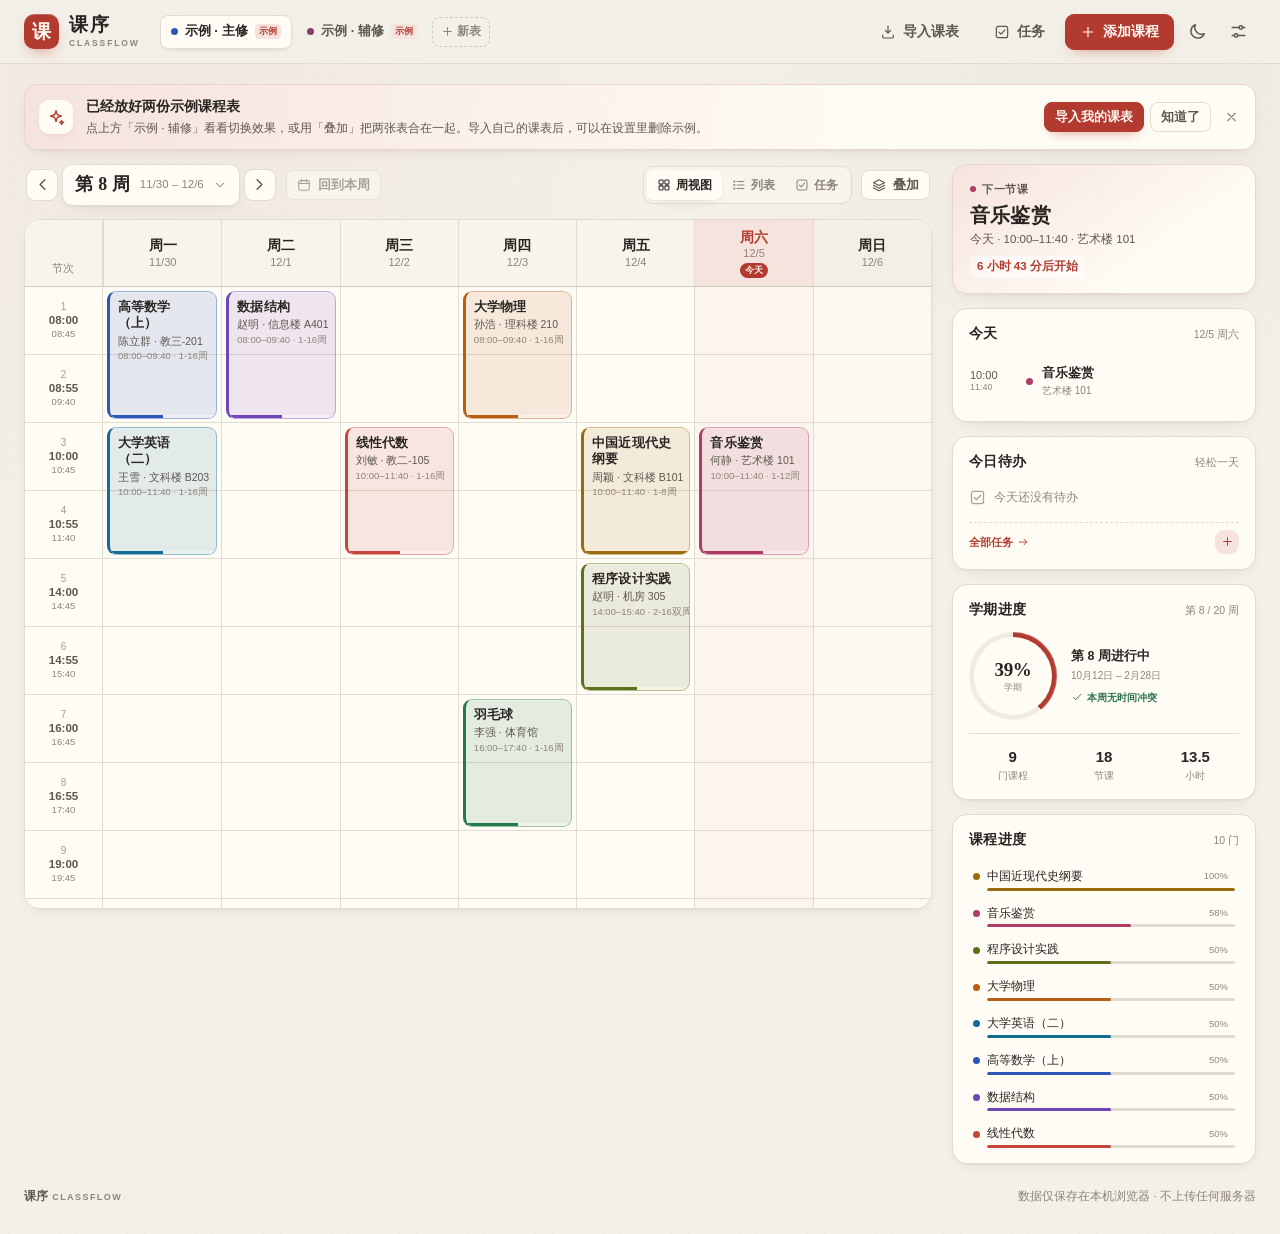
<file: index.html>
<!DOCTYPE html>
<html lang="zh-CN" data-theme="light">
<head>
  <meta charset="UTF-8">
  <meta name="viewport" content="width=device-width, initial-scale=1.0">
  <meta name="color-scheme" content="light dark">
  <meta name="theme-color" content="#f5f3ee">
  <meta name="description" content="课序 ClassFlow —— 一款好看、好用的本地课程表：支持教务系统导入、多表叠加、课程冲突与进度管理。">
  <title>课序 ClassFlow · 课程表</title>
  <link rel="icon" href="data:image/svg+xml,%3Csvg xmlns='http://www.w3.org/2000/svg' viewBox='0 0 64 64'%3E%3Crect width='64' height='64' rx='14' fill='%23b23a2f'/%3E%3Cpath d='M18 21h28M18 32h12M34 32h12M18 43h12M34 43h12' stroke='%23fff6ec' stroke-width='4' stroke-linecap='round'/%3E%3C/svg%3E">
  <link rel="stylesheet" href="assets/css/style.css">
</head>
<body>
  <!-- 图标库 -->
  <svg class="svg-sprite" xmlns="http://www.w3.org/2000/svg" aria-hidden="true">
    <symbol id="i-plus" viewBox="0 0 24 24"><path d="M12 5v14M5 12h14"/></symbol>
    <symbol id="i-chevron-left" viewBox="0 0 24 24"><path d="M15 18l-6-6 6-6"/></symbol>
    <symbol id="i-chevron-right" viewBox="0 0 24 24"><path d="M9 6l6 6-6 6"/></symbol>
    <symbol id="i-chevron-down" viewBox="0 0 24 24"><path d="M6 9l6 6 6-6"/></symbol>
    <symbol id="i-calendar" viewBox="0 0 24 24"><rect x="3" y="4.5" width="18" height="16.5" rx="3"/><path d="M8 2.5v4M16 2.5v4M3 9.5h18"/></symbol>
    <symbol id="i-clock" viewBox="0 0 24 24"><circle cx="12" cy="12" r="8.8"/><path d="M12 7.2V12l3.2 2"/></symbol>
    <symbol id="i-pin" viewBox="0 0 24 24"><path d="M12 21.5s7-5.7 7-11.5a7 7 0 1 0-14 0c0 5.8 7 11.5 7 11.5Z"/><circle cx="12" cy="9.8" r="2.6"/></symbol>
    <symbol id="i-user" viewBox="0 0 24 24"><circle cx="12" cy="8" r="4"/><path d="M4.5 20.5c1.2-3.7 4-5.5 7.5-5.5s6.3 1.8 7.5 5.5"/></symbol>
    <symbol id="i-settings" viewBox="0 0 24 24"><path d="M4 7h9M17 7h3M4 17h3M11 17h9"/><circle cx="15" cy="7" r="2.2"/><circle cx="9" cy="17" r="2.2"/></symbol>
    <symbol id="i-sun" viewBox="0 0 24 24"><circle cx="12" cy="12" r="4.2"/><path d="M12 2.5v2M12 19.5v2M4.6 4.6l1.4 1.4M18 18l1.4 1.4M2.5 12h2M19.5 12h2M4.6 19.4 6 18M18 6l1.4-1.4"/></symbol>
    <symbol id="i-moon" viewBox="0 0 24 24"><path d="M20.5 14.7A8.6 8.6 0 0 1 9.3 3.5a8.7 8.7 0 1 0 11.2 11.2Z"/></symbol>
    <symbol id="i-close" viewBox="0 0 24 24"><path d="M6 6l12 12M18 6L6 18"/></symbol>
    <symbol id="i-import" viewBox="0 0 24 24"><path d="M12 3v10M8 9.5l4 4 4-4"/><path d="M4 16.5v2.5a2 2 0 0 0 2 2h12a2 2 0 0 0 2-2v-2.5"/></symbol>
    <symbol id="i-download" viewBox="0 0 24 24"><path d="M12 3v11M8 10.5l4 4 4-4"/><path d="M4 17v2a2 2 0 0 0 2 2h12a2 2 0 0 0 2-2v-2"/></symbol>
    <symbol id="i-trash" viewBox="0 0 24 24"><path d="M4 7h16M10 11v6M14 11v6M6.5 7l.8 13h9.4l.8-13M9.5 7V4.8a1 1 0 0 1 1-1h3a1 1 0 0 1 1 1V7"/></symbol>
    <symbol id="i-edit" viewBox="0 0 24 24"><path d="M4 20h4L19.2 8.8a2.8 2.8 0 0 0-4-4L4 16v4Z"/><path d="M13.8 6.2l4 4"/></symbol>
    <symbol id="i-check" viewBox="0 0 24 24"><path d="M4.5 12.5l5 5L20 6.5"/></symbol>
    <symbol id="i-check-square" viewBox="0 0 24 24"><rect x="3.5" y="3.5" width="17" height="17" rx="3"/><path d="M7.5 12.2l3 3 6-6.4"/></symbol>
    <symbol id="i-bell" viewBox="0 0 24 24"><path d="M18 9.5a6 6 0 1 0-12 0c0 5-2 6.5-2 6.5h16s-2-1.5-2-6.5Z"/><path d="M9.8 19.5a2.4 2.4 0 0 0 4.4 0"/></symbol>
    <symbol id="i-note" viewBox="0 0 24 24"><path d="M5 4.5h14a1.5 1.5 0 0 1 1.5 1.5v9L14 21.5H5A1.5 1.5 0 0 1 3.5 20V6A1.5 1.5 0 0 1 5 4.5Z"/><path d="M14 21.5V15h6.5M7.5 9h9M7.5 13h5"/></symbol>
    <symbol id="i-alert" viewBox="0 0 24 24"><path d="M10.3 3.9 1.9 18a2 2 0 0 0 1.7 3h16.8a2 2 0 0 0 1.7-3L13.7 3.9a2 2 0 0 0-3.4 0Z"/><path d="M12 9v4M12 17h.01"/></symbol>
    <symbol id="i-layers" viewBox="0 0 24 24"><path d="M12 3 2.5 8 12 13l9.5-5L12 3Z"/><path d="M2.5 12.5 12 17.5l9.5-5M2.5 17 12 22l9.5-5"/></symbol>
    <symbol id="i-grid" viewBox="0 0 24 24"><rect x="3.5" y="3.5" width="7" height="7" rx="1.6"/><rect x="13.5" y="3.5" width="7" height="7" rx="1.6"/><rect x="3.5" y="13.5" width="7" height="7" rx="1.6"/><rect x="13.5" y="13.5" width="7" height="7" rx="1.6"/></symbol>
    <symbol id="i-list" viewBox="0 0 24 24"><path d="M8.5 6h12M8.5 12h12M8.5 18h12"/><circle cx="4" cy="6" r="1"/><circle cx="4" cy="12" r="1"/><circle cx="4" cy="18" r="1"/></symbol>
    <symbol id="i-copy" viewBox="0 0 24 24"><rect x="8.5" y="8.5" width="12" height="12" rx="2.2"/><path d="M15.5 8.5V5.8a2.3 2.3 0 0 0-2.3-2.3H5.8a2.3 2.3 0 0 0-2.3 2.3v7.4a2.3 2.3 0 0 0 2.3 2.3H8.5"/></symbol>
    <symbol id="i-arrow-right" viewBox="0 0 24 24"><path d="M4.5 12h15M14 6.5l5.5 5.5L14 17.5"/></symbol>
    <symbol id="i-sparkles" viewBox="0 0 24 24"><path d="M12 3.5 13.8 9l5.5 1.8-5.5 1.8L12 18.1l-1.8-5.5L4.7 10.8 10.2 9 12 3.5Z"/><path d="M19.5 16.5l.7 2 2 .7-2 .7-.7 2-.7-2-2-.7 2-.7.7-2Z"/></symbol>
    <symbol id="i-bookmark" viewBox="0 0 24 24"><path d="M7 3.5h10a1 1 0 0 1 1 1V21l-6-4.2L6 21V4.5a1 1 0 0 1 1-1Z"/></symbol>
    <symbol id="i-info" viewBox="0 0 24 24"><circle cx="12" cy="12" r="9"/><path d="M12 10.8V17M12 7.3h.01"/></symbol>
    <symbol id="i-refresh" viewBox="0 0 24 24"><path d="M20 11a8 8 0 1 0-.6 4.5"/><path d="M20 4.5V11h-6.5"/></symbol>
    <symbol id="i-grip" viewBox="0 0 24 24"><circle cx="9" cy="6" r="1"/><circle cx="15" cy="6" r="1"/><circle cx="9" cy="12" r="1"/><circle cx="15" cy="12" r="1"/><circle cx="9" cy="18" r="1"/><circle cx="15" cy="18" r="1"/></symbol>
    <symbol id="i-upload" viewBox="0 0 24 24"><path d="M12 16V5M8 8.5l4-4 4 4"/><path d="M4 16.5v2.5a2 2 0 0 0 2 2h12a2 2 0 0 0 2-2v-2.5"/></symbol>
    <symbol id="i-file" viewBox="0 0 24 24"><path d="M13.5 3H6.8A1.8 1.8 0 0 0 5 4.8v14.4A1.8 1.8 0 0 0 6.8 21h10.4a1.8 1.8 0 0 0 1.8-1.8V8.5L13.5 3Z"/><path d="M13.5 3v5.5H19"/></symbol>
    <symbol id="i-eye" viewBox="0 0 24 24"><path d="M2.5 12S6 5.8 12 5.8 21.5 12 21.5 12 18 18.2 12 18.2 2.5 12 2.5 12Z"/><circle cx="12" cy="12" r="3"/></symbol>
  </svg>

  <div class="page">
    <header class="topbar">
      <div class="topbar-inner">
        <a class="brand" href="#" data-action="today" aria-label="课序 ClassFlow，回到本周">
          <span class="brand-mark" aria-hidden="true">课</span>
          <span class="brand-text">
            <span class="brand-name">课序</span>
            <span class="brand-sub">ClassFlow</span>
          </span>
        </a>

        <div class="schedule-tabs" id="schedule-tabs" role="tablist" aria-label="课程表切换"></div>

        <div class="topbar-actions">
          <button class="btn btn-ghost hide-sm" type="button" data-action="open-import">
            <svg class="icon"><use href="#i-import"></use></svg><span>导入课表</span>
          </button>
          <button class="btn btn-ghost icon-only-sm" type="button" data-action="open-import" aria-label="导入课表" title="导入课表">
            <svg class="icon"><use href="#i-import"></use></svg>
          </button>
          <button class="btn btn-ghost task-entry" type="button" data-action="open-tasks" aria-label="任务与备忘" title="任务与备忘">
            <svg class="icon"><use href="#i-check-square"></use></svg><span class="hide-xs">任务</span>
            <b class="task-count-badge" id="task-count-badge" hidden></b>
          </button>
          <button class="btn btn-primary" type="button" data-action="new-course">
            <svg class="icon"><use href="#i-plus"></use></svg><span class="hide-xs">添加课程</span>
          </button>
          <button class="icon-btn" type="button" data-action="toggle-theme" id="theme-btn" aria-label="切换明暗主题" title="切换明暗主题">
            <svg class="icon"><use href="#i-moon"></use></svg>
          </button>
          <button class="icon-btn" type="button" data-action="open-settings" aria-label="设置" title="设置">
            <svg class="icon"><use href="#i-settings"></use></svg>
          </button>
        </div>
      </div>
    </header>

    <div class="page-main">
      <div id="tip-slot"></div>
      <div class="app-main">
        <section class="content" aria-label="课程表">
          <div class="weekbar" id="weekbar"></div>
          <div id="view-root" class="view-root"></div>
        </section>
        <aside class="rail" id="rail" aria-label="课程概览"></aside>
      </div>
    </div>

    <footer class="page-foot">
      <span class="foot-brand">课序 <em>ClassFlow</em></span>
      <span>数据仅保存在本机浏览器 · 不上传任何服务器</span>
    </footer>
  </div>

  <div id="week-menu" class="week-menu" hidden></div>
  <div id="modal-root"></div>
  <div id="confirm-root"></div>
  <div id="toast-root" class="toast-root" aria-live="polite" aria-atomic="false"></div>

  <noscript>
    <div class="noscript">课序需要 JavaScript 才能运行，请在浏览器设置中启用 JavaScript 后刷新页面。</div>
  </noscript>

  <script src="assets/js/utils.js"></script>
  <script src="assets/js/data.js"></script>
  <script src="assets/js/parse.js"></script>
  <script src="assets/js/render.js"></script>
  <script src="assets/js/ui.js"></script>
  <script src="assets/js/app.js"></script>
</body>
</html>
</file>
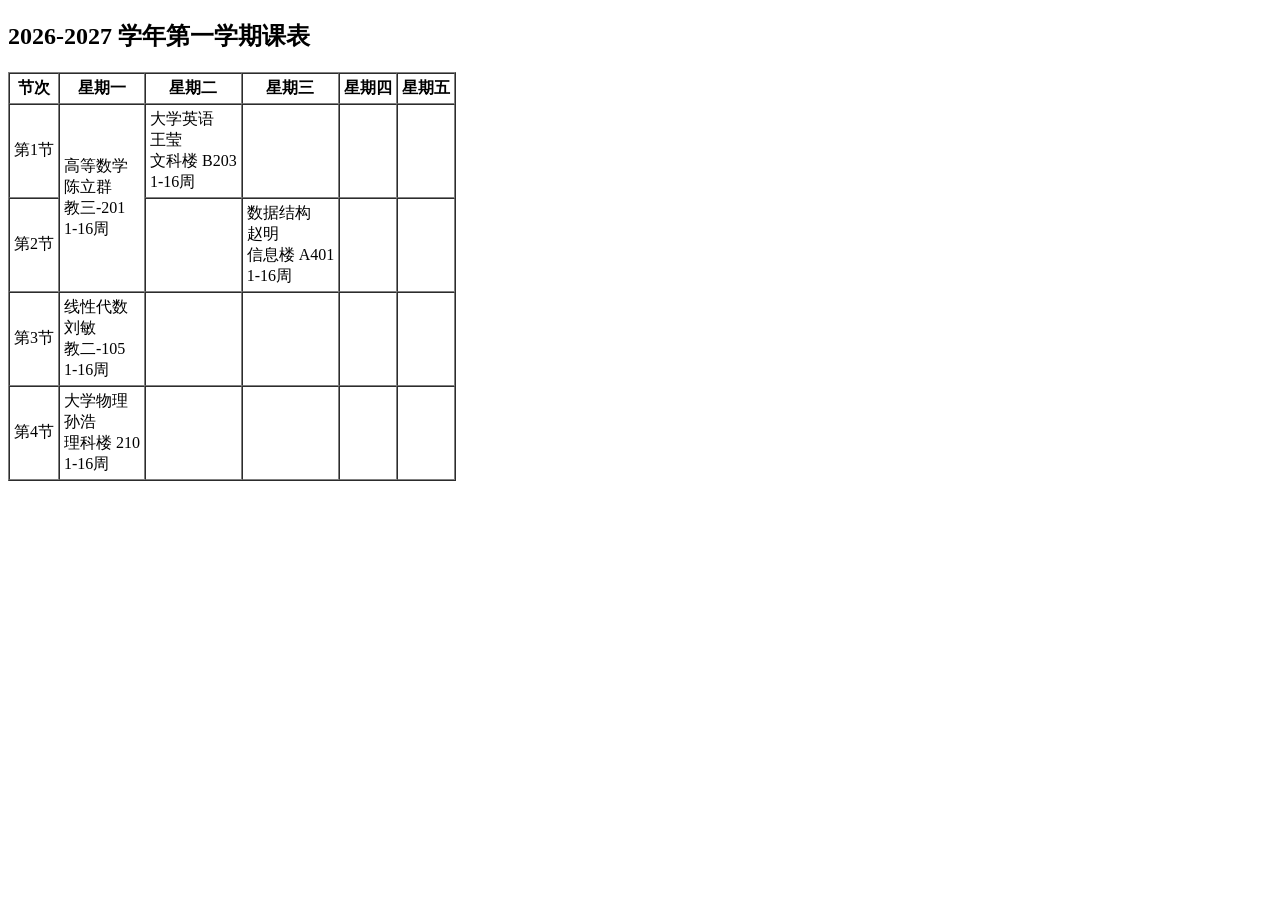
<file: test/fixtures/sample-timetable.html>
<!doctype html>
<html lang="zh-CN">
<head><meta charset="utf-8"><title>教务处课表</title></head>
<body>
<h2>2026-2027 学年第一学期课表</h2>
<table border="1" cellspacing="0" cellpadding="4">
  <tr><th>节次</th><th>星期一</th><th>星期二</th><th>星期三</th><th>星期四</th><th>星期五</th></tr>
  <tr>
    <td>第1节</td>
    <td rowspan="2">高等数学<br>陈立群<br>教三-201<br>1-16周</td>
    <td>大学英语<br>王莹<br>文科楼 B203<br>1-16周</td>
    <td></td><td></td><td></td>
  </tr>
  <tr>
    <td>第2节</td>
    <td></td>
    <td>数据结构<br>赵明<br>信息楼 A401<br>1-16周</td>
    <td></td><td></td>
  </tr>
  <tr>
    <td>第3节</td>
    <td>线性代数<br>刘敏<br>教二-105<br>1-16周</td>
    <td></td><td></td><td></td><td></td>
  </tr>
  <tr>
    <td>第4节</td>
    <td>大学物理<br>孙浩<br>理科楼 210<br>1-16周</td>
    <td></td><td></td><td></td><td></td>
  </tr>
</table>
</body>
</html>
</file>
<file: assets/css/style.css>
﻿/* ============================================================
   课序 ClassFlow
   暖纸底 · 朱砂点题 | 本地优先课程表
   ============================================================ */

/* ---------- 1. 设计变量 ---------- */
:root {
  --bg: #f3f0e9;
  --bg-2: #ece7dd;
  --surface: #fffcf6;
  --surface-2: #f8f4ec;
  --surface-3: #f0ebe1;
  --ink: #282521;
  --ink-2: #5e574e;
  --ink-3: #8d8478;
  --line: #e2dbcf;
  --line-2: #d2c8b8;
  --brand: #b23a2f;
  --brand-2: #942f25;
  --brand-soft: #f6e3dd;
  --brand-soft-2: #efd4cd;
  --ok: #2e7150;
  --ok-soft: #e3f0e8;
  --warn: #a96a17;
  --warn-soft: #f8ecd9;
  --danger: #b3382c;
  --danger-soft: #f8e2df;
  --ring: rgba(178, 58, 47, 0.28);
  --shadow-1: 0 1px 2px rgba(55, 45, 32, 0.04), 0 6px 18px -10px rgba(55, 45, 32, 0.16);
  --shadow-2: 0 18px 46px -22px rgba(55, 45, 32, 0.38);
  --backdrop: rgba(38, 32, 25, 0.45);
  --font: "Segoe UI", -apple-system, BlinkMacSystemFont, "PingFang SC", "Hiragino Sans GB", "Microsoft YaHei", "Noto Sans SC", sans-serif;
  --font-serif: "Songti SC", "Noto Serif SC", "STSong", "SimSun", serif;
  --topbar-h: 64px;
  --page-w: 1500px;
  --row-h: 68px;
  --time-col: 78px;
  --radius: 16px;
  color-scheme: light;
}

[data-theme="dark"] {
  --bg: #151413;
  --bg-2: #1a1816;
  --surface: #201e1b;
  --surface-2: #24221e;
  --surface-3: #2b2823;
  --ink: #f2ede4;
  --ink-2: #c2baad;
  --ink-3: #918879;
  --line: #332f29;
  --line-2: #474139;
  --brand: #d76a5a;
  --brand-2: #e68170;
  --brand-soft: #3a2320;
  --brand-soft-2: #462a25;
  --ok: #7cc79d;
  --ok-soft: #1e3128;
  --warn: #e0ac5c;
  --warn-soft: #382b18;
  --danger: #e37a6d;
  --danger-soft: #3b211f;
  --ring: rgba(215, 106, 90, 0.35);
  --shadow-1: 0 1px 2px rgba(0, 0, 0, 0.3), 0 8px 24px -14px rgba(0, 0, 0, 0.6);
  --shadow-2: 0 24px 60px -30px rgba(0, 0, 0, 0.8);
  --backdrop: rgba(0, 0, 0, 0.65);
  color-scheme: dark;
}

/* ---------- 2. 基础 ---------- */
*, *::before, *::after { box-sizing: border-box; }
html { -webkit-text-size-adjust: 100%; }
body {
  margin: 0;
  min-height: 100vh;
  color: var(--ink);
  font-family: var(--font);
  font-size: 14px;
  line-height: 1.55;
  background-color: var(--bg);
  background-image:
    radial-gradient(circle at 12% 8%, rgba(178, 58, 47, 0.045), transparent 32%),
    radial-gradient(circle at 88% 2%, rgba(120, 101, 64, 0.05), transparent 26%),
    radial-gradient(rgba(86, 72, 48, 0.045) 0.6px, transparent 0.6px);
  background-size: auto, auto, 17px 17px;
  -webkit-font-smoothing: antialiased;
}
[data-theme="dark"] body {
  background-image:
    radial-gradient(circle at 12% 8%, rgba(215, 106, 90, 0.07), transparent 32%),
    radial-gradient(circle at 88% 2%, rgba(210, 180, 120, 0.045), transparent 26%),
    radial-gradient(rgba(255, 245, 225, 0.03) 0.6px, transparent 0.6px);
}
body.modal-open { overflow: hidden; }
h1, h2, h3, h4, p { margin: 0; }
button, input, select, textarea { font: inherit; color: inherit; }
button { cursor: pointer; }
a { color: inherit; text-decoration: none; }
::selection { background: var(--brand-soft-2); color: var(--ink); }
[hidden] { display: none !important; }
.svg-sprite { position: absolute; width: 0; height: 0; overflow: hidden; }
.icon {
  width: 18px;
  height: 18px;
  flex: none;
  fill: none;
  stroke: currentColor;
  stroke-width: 1.8;
  stroke-linecap: round;
  stroke-linejoin: round;
}
.hide-sm { display: inline-flex; }
.icon-only-sm { display: none !important; }
.sr-only {
  position: absolute !important;
  width: 1px; height: 1px;
  margin: -1px; padding: 0;
  overflow: hidden; clip: rect(0 0 0 0);
  white-space: nowrap; border: 0;
}
:focus-visible { outline: 2px solid var(--brand); outline-offset: 2px; }

/* 滚动条 */
* { scrollbar-width: thin; scrollbar-color: var(--line-2) transparent; }
*::-webkit-scrollbar { width: 10px; height: 10px; }
*::-webkit-scrollbar-track { background: transparent; }
*::-webkit-scrollbar-thumb {
  background: var(--line-2);
  border: 3px solid transparent;
  border-radius: 8px;
  background-clip: content-box;
}

/* ---------- 3. 按钮与表单 ---------- */
.btn {
  display: inline-flex;
  align-items: center;
  justify-content: center;
  gap: 7px;
  height: 38px;
  padding: 0 14px;
  border: 1px solid transparent;
  border-radius: 9px;
  background: transparent;
  color: var(--ink);
  font-size: 13.5px;
  font-weight: 600;
  line-height: 1;
  white-space: nowrap;
  cursor: pointer;
  transition: background-color .15s, border-color .15s, color .15s, box-shadow .15s, transform .1s;
}
.btn .icon { width: 16px; height: 16px; }
.btn:active:not(:disabled) { transform: translateY(1px); }
.btn:disabled { opacity: .45; cursor: not-allowed; }
.btn-primary {
  background: var(--brand);
  border-color: var(--brand);
  color: #fff9f3;
  box-shadow: 0 6px 14px -8px rgba(178, 58, 47, .65);
}
.btn-primary:hover:not(:disabled) { background: var(--brand-2); border-color: var(--brand-2); }
.btn-ghost {
  background: var(--surface);
  border-color: var(--line);
  color: var(--ink-2);
}
.btn-ghost:hover:not(:disabled) { background: var(--surface-2); color: var(--ink); border-color: var(--line-2); }
.btn-danger {
  background: var(--danger);
  border-color: var(--danger);
  color: #fff;
}
.btn-danger:hover:not(:disabled) { filter: brightness(1.06); }
.btn-danger-ghost {
  background: var(--danger-soft);
  border-color: transparent;
  color: var(--danger);
}
.btn-danger-ghost:hover:not(:disabled) { border-color: var(--danger); }
.btn-sm { height: 30px; padding: 0 10px; font-size: 12.5px; border-radius: 8px; }
.btn-sm .icon { width: 14px; height: 14px; }
.icon-btn {
  display: inline-flex;
  align-items: center;
  justify-content: center;
  width: 36px;
  height: 36px;
  padding: 0;
  border: 1px solid transparent;
  border-radius: 9px;
  background: transparent;
  color: var(--ink-2);
  transition: background-color .15s, color .15s, border-color .15s;
}
.icon-btn:hover:not(:disabled) { background: var(--surface-2); color: var(--ink); }
.icon-btn:disabled { opacity: .3; cursor: default; }
.icon-btn .icon { width: 19px; height: 19px; }

.input,
input[type="text"],
input[type="number"],
input[type="date"],
input[type="time"],
select,
textarea {
  width: 100%;
  min-width: 0;
  height: 40px;
  padding: 0 11px;
  border: 1px solid var(--line);
  border-radius: 9px;
  background: var(--surface);
  color: var(--ink);
  font-size: 13.5px;
  outline: none;
  transition: border-color .15s, box-shadow .15s, background-color .15s;
}
textarea { height: auto; min-height: 80px; padding: 10px 12px; resize: vertical; line-height: 1.6; }
.input:hover, input:hover, select:hover, textarea:hover { border-color: var(--line-2); }
.input:focus, input:focus, select:focus, textarea:focus {
  border-color: var(--brand);
  box-shadow: 0 0 0 3px var(--ring);
}
.input.is-invalid, input.is-invalid, select.is-invalid, textarea.is-invalid { border-color: var(--danger); }
select {
  appearance: none;
  -webkit-appearance: none;
  padding-right: 30px;
  background-image: linear-gradient(45deg, transparent 50%, var(--ink-3) 50%), linear-gradient(135deg, var(--ink-3) 50%, transparent 50%);
  background-position: calc(100% - 15px) 17px, calc(100% - 10px) 17px;
  background-size: 5px 5px, 5px 5px;
  background-repeat: no-repeat;
}
input[type="date"], input[type="time"] { padding-right: 8px; }
input[type="checkbox"], input[type="radio"] { accent-color: var(--brand); width: 15px; height: 15px; cursor: pointer; }
input::placeholder, textarea::placeholder { color: var(--ink-3); opacity: .85; }

.field { min-width: 0; margin-bottom: 14px; }
.field > label {
  display: block;
  margin-bottom: 6px;
  color: var(--ink-2);
  font-size: 12.5px;
  font-weight: 600;
  letter-spacing: .01em;
}
.field > label em { color: var(--brand); font-style: normal; margin-left: 2px; }
.field-wide { grid-column: 1 / -1; }
.field-hint { margin-top: 6px; color: var(--ink-3); font-size: 11.5px; line-height: 1.45; }
.field-hint.is-error { color: var(--danger); }
.input-suffix { position: relative; }
.input-suffix input { padding-right: 34px; }
.input-suffix > span {
  position: absolute;
  right: 12px;
  top: 50%;
  transform: translateY(-50%);
  color: var(--ink-3);
  font-size: 12.5px;
  pointer-events: none;
}
.period-pair { display: grid; grid-template-columns: 1fr auto 1fr; gap: 7px; align-items: center; }
.period-pair > span { color: var(--ink-3); }
.quick-row { display: flex; flex-wrap: wrap; gap: 6px; margin-top: 8px; }
.chip {
  height: 26px;
  padding: 0 9px;
  border: 1px solid var(--line);
  border-radius: 999px;
  background: var(--surface);
  color: var(--ink-2);
  font-size: 11.5px;
  cursor: pointer;
}
.chip:hover { border-color: var(--brand); color: var(--brand); background: var(--brand-soft); }

/* ---------- 4. 页面骨架 ---------- */
.page { min-height: 100vh; display: flex; flex-direction: column; }
.topbar {
  position: sticky;
  top: 0;
  z-index: 50;
  height: var(--topbar-h);
  background: color-mix(in srgb, var(--bg) 86%, transparent);
  border-bottom: 1px solid var(--line);
  backdrop-filter: blur(14px) saturate(1.15);
  -webkit-backdrop-filter: blur(14px) saturate(1.15);
}
@supports not (background: color-mix(in srgb, red, blue)) {
  .topbar { background: var(--bg); }
}
.topbar-inner {
  width: 100%;
  max-width: var(--page-w);
  height: 100%;
  margin: 0 auto;
  padding: 0 24px;
  display: flex;
  align-items: center;
  gap: 20px;
}
.brand {
  display: inline-flex;
  align-items: center;
  gap: 10px;
  flex: none;
  border-radius: 10px;
}
.brand-mark {
  display: grid;
  place-items: center;
  width: 35px;
  height: 35px;
  border-radius: 10px;
  background: var(--brand);
  color: #fff7ee;
  font-family: var(--font-serif);
  font-size: 19px;
  font-weight: 700;
  box-shadow: 0 7px 16px -8px rgba(178, 58, 47, .75), inset 0 1px 0 rgba(255, 255, 255, .22);
}
.brand-text { display: flex; flex-direction: column; line-height: 1.1; }
.brand-name { font-family: var(--font-serif); font-size: 19px; font-weight: 700; letter-spacing: .08em; }
.brand-sub { margin-top: 3px; font-size: 8.5px; font-weight: 700; letter-spacing: .22em; color: var(--ink-3); text-transform: uppercase; }
.schedule-tabs {
  flex: 1;
  min-width: 0;
  display: flex;
  align-items: center;
  gap: 4px;
  overflow-x: auto;
  overflow-y: hidden;
  scrollbar-width: none;
  padding: 3px 0;
  mask-image: linear-gradient(90deg, #000 calc(100% - 18px), transparent);
  -webkit-mask-image: linear-gradient(90deg, #000 calc(100% - 18px), transparent);
}
.schedule-tabs::-webkit-scrollbar { display: none; }
.sched-tab {
  display: inline-flex;
  align-items: center;
  gap: 7px;
  flex: none;
  max-width: 190px;
  height: 34px;
  padding: 0 10px;
  border: 1px solid transparent;
  border-radius: 8px;
  background: transparent;
  color: var(--ink-2);
  font-size: 13px;
  font-weight: 600;
  white-space: nowrap;
  transition: background-color .15s, color .15s, border-color .15s;
}
.sched-tab:hover { background: var(--surface-2); color: var(--ink); }
.sched-tab.is-active {
  background: var(--surface);
  border-color: var(--line);
  color: var(--ink);
  box-shadow: var(--shadow-1);
}
.sched-tab-dot { width: 7px; height: 7px; flex: none; border-radius: 50%; background: var(--dot, var(--brand)); }
.sched-tab-name { overflow: hidden; text-overflow: ellipsis; }
.sched-tab-badge {
  flex: none;
  padding: 1px 4px;
  border-radius: 4px;
  background: var(--brand-soft);
  color: var(--brand);
  font-size: 8.5px;
  font-weight: 700;
  letter-spacing: .03em;
}
.sched-tab-add {
  display: inline-flex;
  align-items: center;
  gap: 3px;
  flex: none;
  height: 30px;
  padding: 0 8px;
  border: 1px dashed var(--line-2);
  border-radius: 8px;
  background: transparent;
  color: var(--ink-3);
  font-size: 11.5px;
  font-weight: 600;
}
.sched-tab-add .icon { width: 13px; height: 13px; }
.sched-tab-add:hover { color: var(--brand); border-color: var(--brand); background: var(--brand-soft); }
.topbar-actions { display: flex; align-items: center; gap: 5px; flex: none; margin-left: auto; }
.topbar-actions .btn-ghost { background: transparent; border-color: transparent; }
.topbar-actions .btn-ghost:hover { background: var(--surface-2); border-color: var(--line); }
.topbar-actions .btn-primary { height: 36px; }

.page-main {
  flex: 1;
  width: 100%;
  max-width: var(--page-w);
  margin: 0 auto;
  padding: 20px 24px 0;
}
.app-main {
  display: grid;
  grid-template-columns: minmax(0, 1fr) 304px;
  gap: 20px;
  align-items: start;
}
.content { min-width: 0; }
.rail { min-width: 0; display: flex; flex-direction: column; gap: 14px; }
.page-foot {
  width: 100%;
  max-width: var(--page-w);
  margin: 0 auto;
  padding: 24px 24px 28px;
  display: flex;
  align-items: center;
  justify-content: space-between;
  gap: 12px;
  color: var(--ink-3);
  font-size: 11.5px;
}
.foot-brand { color: var(--ink-2); font-weight: 600; letter-spacing: .03em; }
.foot-brand em { font-style: normal; color: var(--ink-3); font-size: 9px; letter-spacing: .16em; text-transform: uppercase; }

/* ---------- 5. 提示条 ---------- */
#tip-slot:not(:empty) { margin-bottom: 14px; }
.tip-banner {
  position: relative;
  display: flex;
  align-items: center;
  gap: 13px;
  padding: 12px 44px 12px 14px;
  border: 1px solid var(--brand-soft-2);
  border-radius: 13px;
  background: linear-gradient(100deg, var(--brand-soft), var(--surface) 72%);
  box-shadow: var(--shadow-1);
}
.tip-mark {
  display: grid;
  place-items: center;
  width: 34px;
  height: 34px;
  flex: none;
  border-radius: 10px;
  background: var(--surface);
  color: var(--brand);
  box-shadow: var(--shadow-1);
}
.tip-mark .icon { width: 18px; height: 18px; }
.tip-body { min-width: 0; flex: 1; }
.tip-body strong { display: block; font-size: 13.5px; }
.tip-body p { margin-top: 1px; color: var(--ink-2); font-size: 12px; line-height: 1.5; }
.tip-actions { display: flex; align-items: center; gap: 6px; flex: none; }
.tip-close {
  position: absolute;
  top: 50%;
  right: 10px;
  transform: translateY(-50%);
  display: grid;
  place-items: center;
  width: 27px;
  height: 27px;
  border: 0;
  border-radius: 7px;
  background: transparent;
  color: var(--ink-3);
}
.tip-close:hover { background: var(--surface); color: var(--ink); }
.tip-close .icon { width: 15px; height: 15px; }

/* ---------- 6. 周导航 ---------- */
.weekbar {
  display: flex;
  align-items: center;
  justify-content: space-between;
  gap: 12px;
  flex-wrap: wrap;
  padding: 0 2px 13px;
}
.weekbar-main { display: flex; align-items: center; gap: 10px; min-width: 0; }
.weekbar-side { display: flex; align-items: center; gap: 9px; }
.week-nav { display: flex; align-items: center; gap: 4px; }
.week-arrow { width: 32px; height: 32px; border-color: var(--line); background: var(--surface); }
.week-arrow:hover:not(:disabled) { border-color: var(--line-2); }
.week-pill {
  display: flex;
  align-items: center;
  gap: 9px;
  height: 42px;
  padding: 0 12px;
  border: 1px solid var(--line);
  border-radius: 10px;
  background: var(--surface);
  box-shadow: var(--shadow-1);
  transition: border-color .15s, box-shadow .15s;
}
.week-pill:hover { border-color: var(--line-2); box-shadow: var(--shadow-2); }
.week-pill-week { font-family: var(--font-serif); font-size: 18px; font-weight: 700; letter-spacing: .02em; white-space: nowrap; }
.week-pill-date { color: var(--ink-3); font-size: 11.5px; white-space: nowrap; }
.week-pill-chev { width: 14px; height: 14px; color: var(--ink-3); }
.today-jump.is-current { opacity: .5; }
.week-chip {
  display: inline-flex;
  align-items: center;
  height: 25px;
  padding: 0 8px;
  border-radius: 999px;
  background: var(--warn-soft);
  color: var(--warn);
  font-size: 11px;
  font-weight: 600;
  white-space: nowrap;
}
.view-toggle {
  display: flex;
  align-items: center;
  padding: 3px;
  border: 1px solid var(--line);
  border-radius: 10px;
  background: var(--surface-2);
}
.view-toggle button {
  display: inline-flex;
  align-items: center;
  gap: 5px;
  height: 30px;
  padding: 0 10px;
  border: 0;
  border-radius: 7px;
  background: transparent;
  color: var(--ink-3);
  font-size: 12px;
  font-weight: 600;
}
.view-toggle button .icon { width: 14px; height: 14px; }
.view-toggle button:hover { color: var(--ink); }
.view-toggle button.is-active { background: var(--surface); color: var(--ink); box-shadow: var(--shadow-1); }
.overlay-btn.is-on { background: var(--brand-soft); border-color: var(--brand-soft-2); color: var(--brand); }
.overlay-btn.is-on:hover { background: var(--brand-soft-2); color: var(--brand-2); }

/* ---------- 7. 周视图 ---------- */
.week-view {
  background: var(--surface);
  border: 1px solid var(--line);
  border-radius: var(--radius);
  box-shadow: var(--shadow-1);
  overflow: hidden;
  animation: fade-up .28s ease both;
}
.wg-scroll {
  position: relative;
  max-height: calc(100vh - 212px);
  min-height: 320px;
  overflow: auto;
  overscroll-behavior: contain;
  background: var(--surface);
}
.wg-head {
  position: sticky;
  top: 0;
  z-index: 8;
  display: grid;
  grid-template-columns: var(--time-col) repeat(var(--days), minmax(112px, 1fr));
  min-width: calc(var(--time-col) + var(--days) * 112px);
  background: var(--surface-2);
  border-bottom: 1px solid var(--line-2);
}
.wg-corner {
  position: sticky;
  left: 0;
  z-index: 9;
  display: flex;
  align-items: flex-end;
  justify-content: center;
  padding-bottom: 10px;
  border-right: 1px solid var(--line);
  background: var(--surface-2);
  color: var(--ink-3);
  font-size: 10.5px;
  letter-spacing: .08em;
}
.wg-dayhead {
  display: flex;
  flex-direction: column;
  align-items: center;
  justify-content: center;
  gap: 1px;
  padding: 9px 5px 8px;
  border-left: 1px solid var(--line);
  text-align: center;
}
.wg-dayhead:first-of-type { border-left: 0; }
.wg-dayhead.is-weekend { background: rgba(120, 104, 76, .035); }
[data-theme="dark"] .wg-dayhead.is-weekend { background: rgba(255, 245, 225, .025); }
.wg-dayhead.is-today { background: var(--brand-soft); }
.wd-name { font-size: 13.5px; font-weight: 700; line-height: 1.3; }
.wg-dayhead.is-today .wd-name { color: var(--brand); }
.wd-date { color: var(--ink-3); font-size: 11px; line-height: 1.25; white-space: nowrap; }
.wd-today {
  margin-top: 1px;
  padding: 0 5px;
  border-radius: 999px;
  background: var(--brand);
  color: #fff8f1;
  font-size: 8.5px;
  font-weight: 700;
  line-height: 15px;
}
.wg-body {
  display: grid;
  grid-template-columns: var(--time-col) minmax(0, 1fr);
  min-width: calc(var(--time-col) + var(--days) * 112px);
}
.wg-times {
  position: sticky;
  left: 0;
  z-index: 4;
  display: grid;
  grid-auto-rows: var(--row-h);
  border-right: 1px solid var(--line);
  background: var(--surface);
}
.wg-time {
  display: flex;
  flex-direction: column;
  align-items: center;
  justify-content: center;
  gap: 2px;
  border-bottom: 1px solid var(--line);
  color: var(--ink-3);
}
.wg-time.is-now { background: var(--brand-soft); color: var(--brand); }
.wt-index { font-size: 10px; line-height: 1; opacity: .8; }
.wt-range { display: flex; flex-direction: column; align-items: center; line-height: 1.2; }
.wt-range b { color: var(--ink-2); font-size: 11.5px; font-weight: 600; }
.wt-range i { color: var(--ink-3); font-size: 9.5px; font-style: normal; }
.wt-range.is-blank { color: var(--ink-3); }
.wg-time.is-now .wt-range b, .wg-time.is-now .wt-range i { color: var(--brand); }
.wg-cols {
  display: grid;
  grid-template-columns: repeat(var(--days), minmax(112px, 1fr));
  min-width: calc(var(--days) * 112px);
  position: relative;
}
.wg-col {
  position: relative;
  display: grid;
  grid-auto-rows: var(--row-h);
  border-left: 1px solid var(--line);
  min-width: 0;
}
.wg-col:first-child { border-left: 0; }
.wg-col.is-weekend { background: rgba(120, 104, 76, .022); }
[data-theme="dark"] .wg-col.is-weekend { background: rgba(255, 245, 225, .018); }
.wg-col.is-today { background: rgba(178, 58, 47, .035); }
[data-theme="dark"] .wg-col.is-today { background: rgba(215, 106, 90, .05); }
.wg-slot {
  width: 100%;
  height: var(--row-h);
  min-height: 0;
  padding: 0;
  border: 0;
  border-bottom: 1px solid var(--line);
  border-radius: 0;
  background: transparent;
  cursor: pointer;
  transition: background-color .12s;
}
.wg-slot:hover { background: rgba(178, 58, 47, .06); }
[data-theme="dark"] .wg-slot:hover { background: rgba(215, 106, 90, .08); }
.wg-slot:focus-visible { position: relative; z-index: 1; outline-offset: -2px; }

/* 课程块 */
.course-card {
  position: absolute;
  z-index: var(--z, 2);
  display: flex;
  flex-direction: column;
  gap: 2px;
  min-width: 0;
  padding: 7px 8px 9px;
  overflow: hidden;
  text-align: left;
  border: 1px solid var(--c-line-light);
  border-left: 3px solid var(--c-light);
  border-radius: 9px;
  background: var(--c-soft-light);
  color: var(--ink);
  box-shadow: inset 0 1px 0 rgba(255, 255, 255, .32);
  cursor: pointer;
  transition: transform .12s, box-shadow .12s, background-color .12s;
}
[data-theme="dark"] .course-card {
  border-color: var(--c-line-dark);
  border-left-color: var(--c-dark);
  background: var(--c-soft-dark);
  box-shadow: inset 0 1px 0 rgba(255, 255, 255, .04);
}
.course-card:hover {
  transform: translateY(-1px);
  box-shadow: var(--shadow-2);
  z-index: 30;
}
.course-card:active { transform: translateY(0); }
.course-card:focus-visible { outline-offset: 2px; z-index: 31; }
.course-card.is-conflict { box-shadow: 0 0 0 1.5px var(--danger), inset 0 1px 0 rgba(255, 255, 255, .25); }
[data-theme="dark"] .course-card.is-conflict { box-shadow: 0 0 0 1.5px var(--danger), inset 0 1px 0 rgba(255, 255, 255, .04); }
.cc-head { display: flex; align-items: flex-start; gap: 4px; min-width: 0; }
.cc-name {
  flex: 1;
  min-width: 0;
  display: -webkit-box;
  -webkit-line-clamp: 2;
  -webkit-box-orient: vertical;
  overflow: hidden;
  font-size: 12.5px;
  font-weight: 700;
  line-height: 1.3;
  letter-spacing: .01em;
  word-break: break-word;
}
.cc-warn { display: inline-flex; color: var(--danger); flex: none; }
.cc-warn .icon { width: 12px; height: 12px; stroke-width: 2; }
.cc-src {
  flex: none;
  max-width: 64px;
  overflow: hidden;
  text-overflow: ellipsis;
  white-space: nowrap;
  padding: 0 4px;
  border-radius: 4px;
  background: rgba(255, 255, 255, .55);
  color: var(--ink-2);
  font-size: 8.5px;
  line-height: 14px;
}
[data-theme="dark"] .cc-src { background: rgba(0, 0, 0, .22); color: var(--ink-2); }
.cc-meta, .cc-time {
  overflow: hidden;
  text-overflow: ellipsis;
  white-space: nowrap;
  line-height: 1.35;
}
.cc-meta { color: var(--ink-2); font-size: 10.5px; }
.cc-time { color: var(--ink-3); font-size: 9.5px; }
.cc-progress {
  position: absolute;
  left: 0;
  right: 0;
  bottom: 0;
  height: 3px;
  background: rgba(255, 255, 255, .35);
}
[data-theme="dark"] .cc-progress { background: rgba(0, 0, 0, .25); }
.cc-progress > span { display: block; height: 100%; background: var(--c-light); }
[data-theme="dark"] .cc-progress > span { background: var(--c-dark); }
.course-card.is-compact { padding: 5px 7px 7px; justify-content: center; gap: 0; }
.course-card.is-compact .cc-name { -webkit-line-clamp: 1; font-size: 12px; }
.course-card.is-compact .cc-meta, .course-card.is-compact .cc-time { display: none; }
.course-card.is-narrow { padding-left: 6px; padding-right: 6px; }
.course-card.is-narrow .cc-src,
.course-card.is-narrow .cc-meta { display: none; }
.course-card.is-narrow .cc-name { font-size: 11.5px; -webkit-line-clamp: 3; }
.course-card.is-narrow .cc-time { font-size: 9px; white-space: normal; }

.week-note {
  display: flex;
  align-items: center;
  gap: 7px;
  margin-bottom: 10px;
  padding: 9px 12px;
  border: 1px dashed var(--line-2);
  border-radius: 10px;
  background: var(--surface-2);
  color: var(--ink-2);
  font-size: 12px;
}
.week-note .icon { width: 15px; height: 15px; color: var(--ink-3); }

/* ---------- 8. 列表视图 ---------- */
.list-view {
  padding: 4px 18px 18px;
  background: var(--surface);
  border: 1px solid var(--line);
  border-radius: var(--radius);
  box-shadow: var(--shadow-1);
  animation: fade-up .28s ease both;
}
.day-block + .day-block { margin-top: 4px; }
.day-block-head {
  display: flex;
  align-items: baseline;
  gap: 8px;
  padding: 14px 3px 8px;
  border-bottom: 1px solid var(--line);
}
.day-block-name { font-size: 15.5px; font-weight: 700; }
.day-block-date { color: var(--ink-3); font-size: 11.5px; }
.day-today {
  padding: 0 6px;
  border-radius: 999px;
  background: var(--brand-soft);
  color: var(--brand);
  font-size: 9px;
  font-weight: 700;
  line-height: 17px;
}
.day-block-count { margin-left: auto; color: var(--ink-3); font-size: 11px; }
.day-block-list { display: flex; flex-direction: column; gap: 5px; padding-top: 7px; }
.list-course {
  display: grid;
  grid-template-columns: 4px 84px minmax(0, 1fr) auto;
  align-items: center;
  gap: 12px;
  width: 100%;
  padding: 9px 10px 9px 0;
  border: 1px solid transparent;
  border-radius: 10px;
  background: transparent;
  text-align: left;
  color: var(--ink);
  transition: background-color .13s, border-color .13s;
}
.list-course:hover { background: var(--surface-2); border-color: var(--line); }
.list-course.is-conflict { border-color: var(--danger); background: var(--danger-soft); }
.lc-color { width: 4px; height: 38px; border-radius: 3px; background: var(--c-light); }
[data-theme="dark"] .lc-color { background: var(--c-dark); }
.lc-time { display: flex; flex-direction: column; color: var(--ink-2); font-size: 11.5px; line-height: 1.35; white-space: nowrap; }
.lc-time i { color: var(--ink-3); font-style: normal; font-size: 10px; }
.lc-main { display: flex; flex-direction: column; min-width: 0; gap: 1px; }
.lc-name { display: flex; align-items: center; gap: 4px; font-size: 13.5px; font-weight: 700; min-width: 0; }
.lc-name > span:first-child { overflow: hidden; text-overflow: ellipsis; white-space: nowrap; }
.lc-warn { display: inline-flex; color: var(--danger); }
.lc-warn .icon { width: 12px; height: 12px; }
.lc-meta {
  overflow: hidden;
  text-overflow: ellipsis;
  white-space: nowrap;
  color: var(--ink-3);
  font-size: 11px;
  font-weight: 400;
}
.lc-source { margin-left: 6px; padding: 0 4px; border-radius: 4px; background: var(--surface-3); color: var(--ink-2); font-size: 9px; }
.lc-side { display: flex; flex-direction: column; align-items: flex-end; gap: 4px; min-width: 84px; }
.lc-weeks { color: var(--ink-3); font-size: 10px; white-space: nowrap; }
.lc-progress { display: flex; align-items: center; gap: 6px; }
.lc-pct { color: var(--ink-2); font-size: 10px; font-variant-numeric: tabular-nums; }
.lc-bar { display: block; width: 58px; height: 3px; overflow: hidden; border-radius: 2px; background: var(--line); }
.lc-bar i { display: block; height: 100%; border-radius: 2px; background: var(--c-light); }
[data-theme="dark"] .lc-bar i { background: var(--c-dark); }

/* ---------- 9. 侧栏 ---------- */
.rail-card {
  padding: 15px 16px;
  border: 1px solid var(--line);
  border-radius: 15px;
  background: var(--surface);
  box-shadow: var(--shadow-1);
}
.rail-head { display: flex; align-items: baseline; justify-content: space-between; gap: 8px; margin-bottom: 11px; }
.rail-head h3 { font-size: 13.5px; font-weight: 700; letter-spacing: .02em; }
.rail-head > span { color: var(--ink-3); font-size: 10.5px; white-space: nowrap; }
.rail-empty {
  display: flex;
  align-items: center;
  gap: 8px;
  padding: 9px 0;
  color: var(--ink-3);
  font-size: 12px;
}
.rail-empty .icon { width: 17px; height: 17px; opacity: .75; }
.next-card {
  padding: 0;
  overflow: hidden;
  border-color: var(--brand-soft-2);
  background: linear-gradient(145deg, var(--brand-soft), var(--surface) 72%);
}
.next-hit {
  display: block;
  width: 100%;
  padding: 16px 17px 15px;
  border: 0;
  background: transparent;
  text-align: left;
  color: var(--ink);
}
.next-hit:hover .next-title { color: var(--brand); }
.rail-kicker {
  display: flex;
  align-items: center;
  gap: 6px;
  color: var(--ink-2);
  font-size: 10.5px;
  font-weight: 700;
  letter-spacing: .07em;
}
.kicker-dot { width: 6px; height: 6px; border-radius: 50%; background: var(--c, var(--brand)); flex: none; }
.next-title {
  display: block;
  margin-top: 5px;
  font-family: var(--font-serif);
  font-size: 20px;
  font-weight: 700;
  line-height: 1.3;
  letter-spacing: .01em;
  transition: color .15s;
  word-break: break-word;
}
.next-meta { display: block; margin-top: 3px; color: var(--ink-2); font-size: 11.5px; line-height: 1.45; }
.next-countdown { display: inline-block; margin-top: 8px; padding: 2px 7px; border-radius: 5px; background: rgba(255, 255, 255, .5); color: var(--brand); font-size: 11.5px; font-weight: 700; }
[data-theme="dark"] .next-countdown { background: rgba(0, 0, 0, .2); }
.next-alt { display: block; margin-top: 5px; color: var(--ink-3); font-size: 10px; }
.next-card.is-empty { background: var(--surface); border-color: var(--line); }
.next-empty { padding: 10px 0 5px; }

.today-list { display: flex; flex-direction: column; gap: 3px; margin: 0 -6px; }
.today-item {
  display: grid;
  grid-template-columns: 48px 8px minmax(0, 1fr) auto;
  align-items: center;
  gap: 8px;
  width: 100%;
  padding: 7px 6px;
  border: 1px solid transparent;
  border-radius: 8px;
  background: transparent;
  text-align: left;
  color: var(--ink);
  transition: background-color .13s, border-color .13s;
}
.today-item:hover { background: var(--surface-2); border-color: var(--line); }
.today-item.is-now { background: var(--brand-soft); border-color: var(--brand-soft-2); }
.today-time { display: flex; flex-direction: column; color: var(--ink-2); font-size: 11px; line-height: 1.25; white-space: nowrap; }
.today-time i { color: var(--ink-3); font-style: normal; font-size: 9px; }
.today-dot { width: 7px; height: 7px; border-radius: 50%; background: var(--c, var(--brand)); }
.today-main { display: flex; flex-direction: column; min-width: 0; }
.today-name { overflow: hidden; text-overflow: ellipsis; white-space: nowrap; font-size: 12.5px; font-weight: 600; }
.today-meta { overflow: hidden; text-overflow: ellipsis; white-space: nowrap; color: var(--ink-3); font-size: 10px; }
.today-live { color: var(--brand); font-size: 9px; font-weight: 700; white-space: nowrap; }

.semester-main { display: flex; align-items: center; gap: 14px; }
.semester-ring {
  --pct: 0;
  position: relative;
  width: 88px;
  height: 88px;
  flex: none;
  border-radius: 50%;
  background: conic-gradient(var(--brand) calc(var(--pct) * 1%), var(--surface-3) 0);
  display: grid;
  place-items: center;
  box-shadow: inset 0 0 0 1px rgba(255, 255, 255, .2);
}
.semester-ring::after {
  content: "";
  position: absolute;
  inset: 5px;
  border-radius: 50%;
  background: var(--surface);
}
.ring-inner { position: relative; z-index: 1; display: flex; flex-direction: column; align-items: center; line-height: 1.1; }
.ring-inner strong { font-family: var(--font-serif); font-size: 19px; letter-spacing: -.02em; }
.ring-inner span { margin-top: 2px; color: var(--ink-3); font-size: 8.5px; }
.semester-copy { display: flex; flex-direction: column; gap: 2px; min-width: 0; }
.semester-copy > strong { font-size: 12.5px; }
.semester-copy > span { color: var(--ink-3); font-size: 10px; }
.conflict-line {
  display: inline-flex;
  align-items: center;
  gap: 4px;
  margin-top: 4px;
  padding: 0;
  border: 0;
  background: transparent;
  color: var(--danger);
  font-size: 10.5px;
  font-weight: 600;
  text-align: left;
}
.conflict-line .icon { width: 12px; height: 12px; }
.conflict-line.is-ok { color: var(--ok); cursor: default; }
.semester-stats { display: grid; grid-template-columns: repeat(3, 1fr); gap: 4px; margin-top: 13px; padding-top: 11px; border-top: 1px solid var(--line); }
.ss-cell { display: flex; flex-direction: column; align-items: center; gap: 1px; }
.ss-cell strong { font-size: 15px; font-weight: 700; font-variant-numeric: tabular-nums; }
.ss-cell span { color: var(--ink-3); font-size: 9.5px; }
.progress-list { display: flex; flex-direction: column; gap: 2px; max-height: 286px; overflow-y: auto; margin: 0 -5px; padding: 0 5px; }
.progress-item {
  display: grid;
  grid-template-columns: 7px minmax(0, 1fr) auto auto;
  align-items: center;
  gap: 2px 7px;
  width: 100%;
  padding: 6px 4px;
  border: 0;
  border-radius: 7px;
  background: transparent;
  text-align: left;
  color: var(--ink);
}
.progress-item:hover { background: var(--surface-2); }
.pi-dot { width: 7px; height: 7px; border-radius: 50%; background: var(--c, var(--brand)); }
.pi-name { overflow: hidden; text-overflow: ellipsis; white-space: nowrap; font-size: 11.5px; }
.pi-manual { padding: 0 3px; border-radius: 3px; background: var(--surface-3); color: var(--ink-3); font-size: 8px; }
.pi-pct { color: var(--ink-3); font-size: 9.5px; font-variant-numeric: tabular-nums; }
.pi-track { grid-column: 2 / -1; height: 3px; overflow: hidden; border-radius: 2px; background: var(--line); }
.pi-track i { display: block; height: 100%; border-radius: 2px; background: var(--c, var(--brand)); }

/* ---------- 10. 空状态 ---------- */
.empty-state {
  display: flex;
  flex-direction: column;
  align-items: center;
  justify-content: center;
  min-height: 460px;
  padding: 58px 24px;
  text-align: center;
  background: var(--surface);
  border: 1px solid var(--line);
  border-radius: var(--radius);
  box-shadow: var(--shadow-1);
}
.empty-art {
  position: relative;
  display: grid;
  place-items: center;
  width: 86px;
  height: 86px;
  margin-bottom: 20px;
  border: 1px solid var(--line);
  border-radius: 26px;
  background: var(--surface-2);
  color: var(--brand);
  transform: rotate(-4deg);
  box-shadow: var(--shadow-1);
}
.empty-art .icon { width: 36px; height: 36px; stroke-width: 1.4; }
.empty-art .empty-spark { position: absolute; top: -7px; right: -8px; width: 20px; height: 20px; color: var(--warn); }
.empty-title { font-family: var(--font-serif); font-size: 25px; font-weight: 700; letter-spacing: .01em; }
.empty-text { max-width: 430px; margin-top: 7px; color: var(--ink-2); font-size: 13px; line-height: 1.7; }
.empty-actions { display: flex; gap: 8px; margin-top: 20px; flex-wrap: wrap; justify-content: center; }
.empty-hint { margin-top: 14px; color: var(--ink-3); font-size: 11px; }

/* ---------- 11. 周次菜单 ---------- */
.week-menu {
  position: fixed;
  z-index: 900;
  width: 300px;
  max-height: 420px;
  padding: 7px;
  overflow: hidden;
  border: 1px solid var(--line);
  border-radius: 14px;
  background: var(--surface);
  box-shadow: var(--shadow-2);
  animation: pop-in .14s ease both;
}
.week-menu-head { display: flex; align-items: baseline; justify-content: space-between; padding: 7px 9px 8px; }
.week-menu-head strong { font-size: 13px; }
.week-menu-head span { color: var(--ink-3); font-size: 10.5px; }
.week-menu-list { max-height: 360px; overflow-y: auto; display: flex; flex-direction: column; gap: 1px; }
.week-menu-item {
  position: relative;
  display: grid;
  grid-template-columns: 1fr auto;
  gap: 0 10px;
  width: 100%;
  padding: 6px 30px 6px 9px;
  border: 0;
  border-radius: 8px;
  background: transparent;
  text-align: left;
  color: var(--ink);
}
.week-menu-item:hover { background: var(--surface-2); }
.wm-week { font-size: 12.5px; font-weight: 600; }
.wm-date { grid-column: 1; color: var(--ink-3); font-size: 10px; }
.wm-now {
  grid-column: 2;
  grid-row: 1 / span 2;
  align-self: center;
  padding: 1px 5px;
  border-radius: 4px;
  background: var(--surface-3);
  color: var(--ink-3);
  font-size: 8.5px;
  font-weight: 700;
}
.week-menu-item.is-current { background: var(--brand-soft); }
.week-menu-item.is-current:hover { background: var(--brand-soft); }
.week-menu-item.is-current .wm-week { color: var(--brand); }
.week-menu-item.is-current .wm-now { background: rgba(255, 255, 255, .45); color: var(--brand); }
.wm-check { position: absolute; top: 50%; right: 9px; width: 15px; height: 15px; color: var(--brand); transform: translateY(-50%); }

/* ---------- 12. 弹窗 / 确认 / 提示 ---------- */
.modal-layer {
  position: fixed;
  inset: 0;
  z-index: 1000;
  display: flex;
  align-items: center;
  justify-content: center;
  padding: 24px;
}
.modal-backdrop {
  position: absolute;
  inset: 0;
  background: var(--backdrop);
  backdrop-filter: blur(3px);
  -webkit-backdrop-filter: blur(3px);
  animation: fade-in .16s ease both;
}
.modal {
  position: relative;
  z-index: 1;
  display: flex;
  flex-direction: column;
  width: 100%;
  max-width: 560px;
  max-height: calc(100vh - 48px);
  overflow: hidden;
  border: 1px solid var(--line);
  border-radius: 18px;
  background: var(--surface);
  box-shadow: var(--shadow-2);
  animation: modal-in .2s cubic-bezier(.2, .8, .3, 1) both;
}
.modal-sm { max-width: 440px; }
.modal-lg { max-width: 760px; }
.modal-xl { max-width: 980px; }
.modal-head {
  display: flex;
  align-items: flex-start;
  justify-content: space-between;
  gap: 14px;
  flex: none;
  padding: 19px 22px 14px;
  border-bottom: 1px solid var(--line);
}
.modal-heading { min-width: 0; }
.modal-title { font-family: var(--font-serif); font-size: 20px; font-weight: 700; letter-spacing: .01em; line-height: 1.3; }
.modal-subtitle { margin-top: 2px; color: var(--ink-3); font-size: 11.5px; }
.modal-close { flex: none; width: 30px; height: 30px; margin: -3px -5px 0 0; }
.modal-close .icon { width: 17px; height: 17px; }
.modal-body {
  flex: 1;
  min-height: 0;
  overflow-y: auto;
  overscroll-behavior: contain;
  padding: 20px 22px;
}
.modal-foot {
  display: flex;
  align-items: center;
  justify-content: flex-end;
  gap: 8px;
  flex: none;
  padding: 12px 22px;
  border-top: 1px solid var(--line);
  background: var(--surface-2);
}
.foot-spacer { flex: 1; }
body.modal-open { overflow: hidden; }

.confirm-layer {
  position: fixed;
  inset: 0;
  z-index: 1200;
  display: flex;
  align-items: center;
  justify-content: center;
  padding: 24px;
}
.confirm-backdrop {
  position: absolute;
  inset: 0;
  background: var(--backdrop);
  backdrop-filter: blur(4px);
  -webkit-backdrop-filter: blur(4px);
  animation: fade-in .14s ease both;
}
.confirm-card {
  position: relative;
  z-index: 1;
  display: grid;
  grid-template-columns: 38px minmax(0, 1fr);
  gap: 0 13px;
  width: 100%;
  max-width: 430px;
  padding: 20px;
  border: 1px solid var(--line);
  border-radius: 16px;
  background: var(--surface);
  box-shadow: var(--shadow-2);
  animation: pop-in .16s ease both;
}
.confirm-icon {
  display: grid;
  place-items: center;
  width: 38px;
  height: 38px;
  border-radius: 11px;
  background: var(--brand-soft);
  color: var(--brand);
}
.confirm-icon.danger { background: var(--danger-soft); color: var(--danger); }
.confirm-icon .icon { width: 19px; height: 19px; }
.confirm-content { min-width: 0; padding-top: 1px; }
.confirm-content h3 { font-size: 15px; font-weight: 700; line-height: 1.4; }
.confirm-content p { margin-top: 5px; color: var(--ink-2); font-size: 12.5px; line-height: 1.6; }
.confirm-content .confirm-detail { color: var(--ink-3); font-size: 11px; }
.confirm-actions { grid-column: 1 / -1; display: flex; justify-content: flex-end; gap: 8px; margin-top: 18px; }

.toast-root {
  position: fixed;
  right: 22px;
  bottom: 22px;
  z-index: 1400;
  display: flex;
  flex-direction: column;
  align-items: flex-end;
  gap: 8px;
  pointer-events: none;
}
.toast {
  display: flex;
  align-items: center;
  gap: 9px;
  max-width: 380px;
  padding: 10px 11px 10px 13px;
  border: 1px solid var(--line);
  border-radius: 11px;
  background: var(--surface);
  box-shadow: var(--shadow-2);
  color: var(--ink);
  font-size: 12.5px;
  line-height: 1.45;
  pointer-events: auto;
  animation: toast-in .2s ease both;
}
.toast.is-out { animation: toast-out .2s ease both; }
.toast-icon { display: inline-flex; color: var(--ink-2); flex: none; }
.toast-icon .icon { width: 17px; height: 17px; }
.toast-success { border-left: 3px solid var(--ok); }
.toast-success .toast-icon { color: var(--ok); }
.toast-error { border-left: 3px solid var(--danger); }
.toast-error .toast-icon { color: var(--danger); }
.toast-warn { border-left: 3px solid var(--warn); }
.toast-warn .toast-icon { color: var(--warn); }
.toast-info { border-left: 3px solid var(--brand); }
.toast-info .toast-icon { color: var(--brand); }
.toast-text { min-width: 0; }
.toast-close {
  display: grid;
  place-items: center;
  width: 22px;
  height: 22px;
  margin-left: 2px;
  padding: 0;
  border: 0;
  border-radius: 5px;
  background: transparent;
  color: var(--ink-3);
  flex: none;
}
.toast-close:hover { background: var(--surface-2); color: var(--ink); }
.toast-close .icon { width: 13px; height: 13px; }

/* ---------- 13. 课程详情 ---------- */
.course-detail { --c: var(--brand); }
.cd-hero {
  display: flex;
  align-items: center;
  gap: 12px;
  padding: 3px 0 17px;
  border-bottom: 1px solid var(--line);
}
.cd-color { width: 6px; height: 48px; flex: none; border-radius: 4px; background: var(--c-light); }
[data-theme="dark"] .cd-color { background: var(--c-dark); }
.cd-hero-main { display: flex; flex-direction: column; min-width: 0; flex: 1; gap: 2px; }
.cd-hero-main strong { font-family: var(--font-serif); font-size: 23px; font-weight: 700; line-height: 1.3; word-break: break-word; }
.cd-hero-main > span { color: var(--ink-2); font-size: 12px; }
.cd-badge { padding: 2px 7px; border-radius: 5px; background: var(--surface-3); color: var(--ink-3); font-size: 9px; font-weight: 700; }
.cd-grid { display: grid; grid-template-columns: 1fr 1fr; gap: 1px; margin: 15px 0; overflow: hidden; border: 1px solid var(--line); border-radius: 11px; background: var(--line); }
.cd-cell { display: flex; flex-direction: column; gap: 2px; padding: 11px 13px; background: var(--surface-2); }
.cd-cell > span { color: var(--ink-3); font-size: 10px; }
.cd-cell > strong { font-size: 13px; font-weight: 600; }
.cd-cell small { color: var(--ink-3); font-size: 10px; }
.cd-progress { padding: 13px 14px; border: 1px solid var(--line); border-radius: 11px; background: var(--surface-2); }
.cd-progress-head { display: flex; align-items: baseline; justify-content: space-between; }
.cd-progress-head span { color: var(--ink-2); font-size: 11.5px; }
.cd-progress-head strong { font-family: var(--font-serif); font-size: 20px; color: var(--brand); }
.cd-progress-track { height: 6px; margin-top: 7px; overflow: hidden; border-radius: 4px; background: var(--line); }
.cd-progress-track i { display: block; height: 100%; border-radius: 4px; background: linear-gradient(90deg, var(--c-light), var(--c-light)); }
.cd-progress p { margin-top: 6px; color: var(--ink-3); font-size: 10.5px; }
.cd-note { margin-top: 14px; padding: 11px 13px; border-left: 2px solid var(--line-2); background: var(--surface-2); border-radius: 0 8px 8px 0; }
.cd-note span { color: var(--ink-3); font-size: 10px; }
.cd-note p { margin-top: 3px; font-size: 12.5px; white-space: pre-wrap; }

/* ---------- 14. 表单 ---------- */
.course-form { display: grid; grid-template-columns: 1fr 1fr; gap: 0 15px; }
.course-form .field { margin-bottom: 13px; }
.form-error {
  grid-column: 1 / -1;
  margin-bottom: 13px;
  padding: 9px 11px;
  border: 1px solid var(--danger);
  border-radius: 8px;
  background: var(--danger-soft);
  color: var(--danger);
  font-size: 12px;
  line-height: 1.5;
}
.color-picker { display: flex; flex-wrap: wrap; gap: 7px; padding-top: 2px; }
.color-swatch {
  display: grid;
  place-items: center;
  width: 27px;
  height: 27px;
  padding: 0;
  border: 1px solid transparent;
  border-radius: 50%;
  background: transparent;
  transition: transform .1s;
}
.color-swatch > span { display: block; width: 19px; height: 19px; border-radius: 50%; background: var(--c); box-shadow: inset 0 0 0 1px rgba(0, 0, 0, .08); }
.color-swatch:hover { transform: scale(1.12); }
.color-swatch.is-active { border-color: var(--ink); }
.color-swatch.is-active > span { width: 21px; height: 21px; }

/* ---------- 15. 设置 ---------- */
.settings-tabs { display: flex; gap: 3px; margin: -4px 0 18px; padding-bottom: 10px; border-bottom: 1px solid var(--line); }
.settings-tab {
  height: 32px;
  padding: 0 13px;
  border: 1px solid transparent;
  border-radius: 7px;
  background: transparent;
  color: var(--ink-3);
  font-size: 12.5px;
  font-weight: 600;
}
.settings-tab:hover { color: var(--ink); background: var(--surface-2); }
.settings-tab.is-active { background: var(--brand-soft); color: var(--brand); }
.settings-panel { min-height: 260px; }
.settings-grid { display: grid; grid-template-columns: 1fr 1fr; gap: 0 15px; }
.settings-grid .field { margin-bottom: 13px; }
.settings-section { margin-top: 17px; padding-top: 16px; border-top: 1px solid var(--line); }
.section-head { display: flex; align-items: flex-start; justify-content: space-between; gap: 12px; margin-bottom: 11px; }
.section-head h3 { font-size: 13.5px; font-weight: 700; }
.section-head p { margin-top: 2px; color: var(--ink-3); font-size: 10.5px; line-height: 1.5; }
.period-editor { display: flex; flex-direction: column; gap: 5px; }
.period-row {
  display: grid;
  grid-template-columns: 26px 1fr auto 1fr 30px;
  align-items: center;
  gap: 7px;
  padding: 5px 6px;
  border: 1px solid var(--line);
  border-radius: 9px;
  background: var(--surface-2);
}
.period-no { color: var(--ink-3); font-size: 10.5px; text-align: center; font-variant-numeric: tabular-nums; }
.period-row .input { height: 33px; font-size: 12px; background: var(--surface); }
.period-dash { color: var(--ink-3); font-size: 11px; }
.period-del { width: 28px; height: 28px; color: var(--ink-3); }
.period-del:hover { color: var(--danger); background: var(--danger-soft); }
.period-del .icon { width: 15px; height: 15px; }
.danger-zone {
  display: flex;
  align-items: center;
  justify-content: space-between;
  gap: 14px;
  margin-top: 18px;
  padding: 13px 14px;
  border: 1px solid var(--danger);
  border-radius: 11px;
  background: var(--danger-soft);
}
.danger-zone strong { font-size: 12.5px; color: var(--danger); }
.danger-zone p { margin-top: 1px; color: var(--ink-2); font-size: 10.5px; }
.theme-options { display: flex; gap: 7px; flex-wrap: wrap; }
.theme-options label {
  display: inline-flex;
  align-items: center;
  gap: 7px;
  height: 36px;
  padding: 0 11px;
  border: 1px solid var(--line);
  border-radius: 8px;
  background: var(--surface-2);
  color: var(--ink-2);
  font-size: 12px;
  cursor: pointer;
}
.theme-options label:has(input:checked) { border-color: var(--brand); background: var(--brand-soft); color: var(--brand); }
.settings-actions { display: flex; flex-wrap: wrap; gap: 7px; }
.about-box { margin-top: 18px; padding: 14px; border: 1px dashed var(--line-2); border-radius: 10px; }
.about-box strong { font-family: var(--font-serif); font-size: 14px; letter-spacing: .02em; }
.about-box > span { margin-left: 7px; color: var(--ink-3); font-size: 10px; }
.about-box p { margin-top: 4px; color: var(--ink-3); font-size: 10.5px; line-height: 1.6; }

/* ---------- 16. 叠加 / 冲突 ---------- */
.overlay-note {
  margin-bottom: 12px;
  padding: 9px 11px;
  border-radius: 8px;
  background: var(--surface-2);
  color: var(--ink-2);
  font-size: 11.5px;
  line-height: 1.6;
}
.overlay-current, .overlay-row {
  display: flex;
  align-items: center;
  gap: 10px;
  padding: 10px 11px;
  border: 1px solid var(--line);
  border-radius: 9px;
  background: var(--surface-2);
}
.overlay-current { margin-bottom: 7px; border-color: var(--brand-soft-2); background: var(--brand-soft); }
.overlay-dot { width: 9px; height: 9px; flex: none; border-radius: 50%; background: var(--c, var(--brand)); }
.overlay-main { display: flex; flex-direction: column; min-width: 0; flex: 1; gap: 1px; }
.overlay-main strong { overflow: hidden; text-overflow: ellipsis; white-space: nowrap; font-size: 12.5px; }
.overlay-main small { color: var(--ink-3); font-size: 10px; }
.overlay-list { display: flex; flex-direction: column; gap: 6px; max-height: 280px; overflow-y: auto; }
.overlay-row { cursor: pointer; }
.overlay-row:has(input:checked) { border-color: var(--brand); background: var(--brand-soft); }
.overlay-row input { flex: none; }
.overlay-merge {
  display: flex;
  align-items: center;
  justify-content: space-between;
  gap: 10px;
  flex-wrap: wrap;
  margin-top: 12px;
  padding-top: 11px;
  border-top: 1px dashed var(--line);
}
.overlay-merge p { margin: 0; max-width: 62%; color: var(--ink-3); font-size: 11px; line-height: 1.55; }
.overlay-merge .btn .icon { width: 14px; height: 14px; }
.mini-badge { padding: 1px 5px; border-radius: 4px; background: var(--surface-3); color: var(--ink-3); font-size: 8.5px; }
.conflict-list { display: flex; flex-direction: column; gap: 8px; }
.conflict-row {
  display: grid;
  grid-template-columns: 112px minmax(0, 1fr) 28px minmax(0, 1fr);
  align-items: center;
  gap: 10px;
  padding: 10px 12px;
  border: 1px solid var(--line);
  border-radius: 10px;
  background: var(--surface-2);
}
.conflict-when { display: flex; flex-direction: column; color: var(--ink-2); font-size: 11.5px; line-height: 1.4; }
.conflict-when span { color: var(--ink-3); font-size: 10px; }
.conflict-what { display: flex; flex-direction: column; gap: 1px; min-width: 0; }
.conflict-what strong { overflow: hidden; text-overflow: ellipsis; white-space: nowrap; font-size: 12.5px; }
.conflict-what span { color: var(--ink-3); font-size: 9.5px; }
.conflict-vs { color: var(--danger); font-size: 9px; font-weight: 800; text-align: center; letter-spacing: .04em; }

/* ---------- 17. 导入 ---------- */
.import-source { display: flex; flex-direction: column; gap: 12px; }
.import-error {
  padding: 10px 12px;
  border: 1px solid var(--danger);
  border-radius: 9px;
  background: var(--danger-soft);
  color: var(--danger);
  font-size: 12px;
  line-height: 1.55;
}
.import-error strong { font-weight: 700; }
.import-error p { margin-top: 2px; color: var(--ink-2); font-size: 11px; }
.import-drop {
  position: relative;
  display: flex;
  flex-direction: column;
  align-items: center;
  padding: 26px 20px 22px;
  border: 1.5px dashed var(--line-2);
  border-radius: 14px;
  background: var(--surface-2);
  text-align: center;
  transition: border-color .15s, background-color .15s;
}
.import-drop.is-over { border-color: var(--brand); background: var(--brand-soft); }
.import-drop.is-busy { opacity: .65; pointer-events: none; }
.drop-icon {
  display: grid;
  place-items: center;
  width: 42px;
  height: 42px;
  margin-bottom: 9px;
  border-radius: 12px;
  background: var(--brand-soft);
  color: var(--brand);
}
.drop-icon .icon { width: 21px; height: 21px; }
.drop-title { font-size: 14.5px; font-weight: 700; }
.import-drop > p { max-width: 500px; margin-top: 3px; color: var(--ink-3); font-size: 11.5px; line-height: 1.6; }
.drop-actions { display: flex; gap: 7px; flex-wrap: wrap; justify-content: center; margin-top: 13px; }
.drop-hint { margin-top: 10px !important; color: var(--ink-3); font-size: 10px !important; }
.import-text-box { display: flex; flex-direction: column; gap: 6px; padding: 12px; border: 1px solid var(--line); border-radius: 11px; background: var(--surface); }
.import-text-box label { color: var(--ink-2); font-size: 11.5px; font-weight: 600; }
.import-text-box textarea { min-height: 70px; background: var(--surface-2); font-size: 12px; }
.import-text-box .btn { align-self: flex-end; }
.bookmarklet-card {
  display: flex;
  align-items: flex-start;
  gap: 10px;
  padding: 12px;
  border: 1px solid var(--line);
  border-radius: 11px;
  background: var(--surface-2);
}
.bookmarklet-icon {
  display: grid;
  place-items: center;
  width: 32px;
  height: 32px;
  flex: none;
  border-radius: 8px;
  background: var(--surface);
  color: var(--brand);
}
.bookmarklet-icon .icon { width: 17px; height: 17px; }
.bookmarklet-copy { flex: 1; min-width: 0; }
.bookmarklet-copy strong { display: block; font-size: 12.5px; }
.bookmarklet-copy p { margin-top: 2px; color: var(--ink-3); font-size: 10.5px; line-height: 1.55; }
.bookmarklet-actions { display: flex; flex-direction: column; gap: 5px; flex: none; }
.import-help { border-top: 1px solid var(--line); padding-top: 9px; color: var(--ink-2); font-size: 11.5px; }
.import-help summary { cursor: pointer; color: var(--ink-2); font-weight: 600; }
.import-help ul { margin: 6px 0 0; padding-left: 18px; color: var(--ink-3); font-size: 10.5px; line-height: 1.7; }

.import-preview { display: flex; flex-direction: column; gap: 12px; }
.preview-head { display: flex; align-items: flex-start; justify-content: space-between; gap: 12px; }
.preview-stats { display: flex; align-items: stretch; gap: 0; }
.preview-stats > div { display: flex; flex-direction: column; padding: 0 14px; border-left: 1px solid var(--line); }
.preview-stats > div:first-child { padding-left: 0; border-left: 0; }
.preview-stats strong { font-size: 15px; font-weight: 700; line-height: 1.3; }
.preview-stats span { color: var(--ink-3); font-size: 9.5px; }
.import-warnings {
  display: flex;
  flex-direction: column;
  gap: 4px;
  padding: 8px 11px;
  border: 1px solid var(--warn);
  border-radius: 9px;
  background: var(--warn-soft);
}
.import-warnings p { display: flex; align-items: flex-start; gap: 5px; color: var(--warn); font-size: 10.5px; line-height: 1.5; }
.import-warnings .icon { width: 13px; height: 13px; margin-top: 1px; flex: none; }
.preview-table-wrap { max-height: 330px; overflow: auto; border: 1px solid var(--line); border-radius: 10px; background: var(--surface); }
.preview-table { width: 100%; min-width: 770px; border-collapse: separate; border-spacing: 0; }
.preview-table th {
  position: sticky;
  top: 0;
  z-index: 2;
  padding: 7px 6px;
  border-bottom: 1px solid var(--line);
  background: var(--surface-2);
  color: var(--ink-3);
  font-size: 10px;
  font-weight: 600;
  text-align: left;
  white-space: nowrap;
}
.preview-table th:first-child, .preview-table td:first-child { width: 34px; text-align: center; }
.preview-table td { padding: 3px 4px; border-bottom: 1px solid var(--line); vertical-align: middle; }
.preview-table tbody tr:last-child td { border-bottom: 0; }
.preview-row.is-off { opacity: .38; }
.preview-row.is-invalid { background: var(--danger-soft); }
.pc-input {
  width: 100%;
  height: 30px;
  padding: 0 6px;
  border: 1px solid transparent;
  border-radius: 5px;
  background: transparent;
  color: var(--ink);
  font-size: 11.5px;
}
.pc-input:hover { border-color: var(--line); background: var(--surface-2); }
.pc-input:focus { border-color: var(--brand); background: var(--surface); box-shadow: none; outline: 2px solid var(--ring); }
.pc-name { font-weight: 600; }
.pc-period { display: flex; align-items: center; gap: 2px; min-width: 92px; }
.pc-period .pc-input { width: 40px; padding: 0 2px; text-align: center; }
.pc-period span { color: var(--ink-3); font-size: 10px; }
.import-options { display: flex; flex-direction: column; gap: 10px; padding: 12px; border: 1px solid var(--line); border-radius: 11px; background: var(--surface-2); }
.option-row { display: flex; align-items: center; gap: 14px; flex-wrap: wrap; }
.option-label { color: var(--ink-2); font-size: 11.5px; font-weight: 600; }
.radio { display: inline-flex; align-items: center; gap: 5px; color: var(--ink-2); font-size: 11.5px; cursor: pointer; }
.import-new-fields { display: grid; grid-template-columns: 1fr 1fr 1fr; gap: 9px; }
.import-new-fields .field { margin: 0; }
.import-merge-note { padding: 9px 11px; border: 1px solid var(--brand-soft-2); border-radius: 8px; background: var(--brand-soft); color: var(--ink-2); font-size: 11px; line-height: 1.55; }
.import-tip { color: var(--ink-3); font-size: 10px; }

/* ---------- 18. 动画 ---------- */
@keyframes fade-in { from { opacity: 0; } to { opacity: 1; } }
@keyframes fade-up { from { opacity: 0; transform: translateY(5px); } to { opacity: 1; transform: none; } }
@keyframes pop-in { from { opacity: 0; transform: translateY(4px) scale(.99); } to { opacity: 1; transform: none; } }
@keyframes modal-in { from { opacity: 0; transform: translateY(10px) scale(.99); } to { opacity: 1; transform: none; } }
@keyframes toast-in { from { opacity: 0; transform: translateY(7px); } to { opacity: 1; transform: none; } }
@keyframes toast-out { to { opacity: 0; transform: translateY(5px); } }

/* ---------- 19. 响应式 ---------- */
@media (max-width: 1240px) {
  .topbar-inner, .page-main, .page-foot { padding-left: 18px; padding-right: 18px; }
  .app-main { grid-template-columns: minmax(0, 1fr) 284px; gap: 16px; }
  .week-pill-date { display: none; }
  .week-pill { gap: 6px; }
}

@media (max-width: 1040px) {
  .app-main { grid-template-columns: minmax(0, 1fr); }
  .rail { display: grid; grid-template-columns: repeat(2, minmax(0, 1fr)); align-items: start; }
  .next-card, .progress-card { grid-column: auto; }
  .rail-card { min-width: 0; }
  .wg-scroll { max-height: calc(100vh - 205px); }
}

@media (max-width: 860px) {
  .brand-sub { display: none; }
  .schedule-tabs { max-width: calc(100vw - 390px); }
  .topbar-actions .btn span { display: none; }
  .topbar-actions .btn .icon { margin: 0; }
}

@media (max-width: 760px) {
  :root { --topbar-h: 104px; --row-h: 60px; --time-col: 66px; }
  .hide-sm { display: none !important; }
  .icon-only-sm { display: inline-flex !important; }
  .topbar { height: var(--topbar-h); }
  .topbar-inner {
    display: grid;
    grid-template-columns: auto minmax(0, 1fr);
    grid-template-areas: "brand actions" "tabs tabs";
    gap: 6px 10px;
    padding: 8px 14px;
    align-content: center;
  }
  .brand { grid-area: brand; }
  .brand-mark { width: 32px; height: 32px; border-radius: 9px; font-size: 17px; }
  .brand-name { font-size: 17px; }
  .topbar-actions { grid-area: actions; gap: 2px; }
  .schedule-tabs { grid-area: tabs; width: 100%; max-width: none; mask-image: none; -webkit-mask-image: none; padding: 1px 0 0; }
  .topbar-actions .btn { padding: 0 9px; height: 34px; }
  .topbar-actions .btn span { display: none; }
  .topbar-actions .icon-btn { width: 33px; height: 33px; }
  .page-main { padding: 14px 12px 0; }
  .page-foot { padding: 18px 14px 22px; flex-direction: column; align-items: flex-start; gap: 3px; }
  .weekbar { gap: 10px; padding-bottom: 10px; }
  .weekbar-main { width: 100%; justify-content: space-between; }
  .weekbar-side { width: 100%; justify-content: space-between; gap: 6px; }
  .week-nav { flex: 1; }
  .week-pill { flex: 1; justify-content: center; height: 40px; }
  .week-pill-date { display: inline; font-size: 10.5px; }
  .week-chip { display: none; }
  .view-toggle button { padding: 0 9px; }
  .overlay-btn { padding: 0 9px; }
  .wg-scroll { max-height: calc(100dvh - 250px); min-height: 280px; }
  .wg-head { grid-template-columns: var(--time-col) repeat(var(--days), minmax(96px, 1fr)); min-width: calc(var(--time-col) + var(--days) * 96px); }
  .wg-cols { grid-template-columns: repeat(var(--days), minmax(96px, 1fr)); min-width: calc(var(--days) * 96px); }
  .wg-body { min-width: calc(var(--time-col) + var(--days) * 96px); }
  .wg-dayhead { padding: 7px 4px 6px; }
  .wd-name { font-size: 12px; }
  .wd-date { font-size: 10px; }
  .course-card { padding: 6px 7px 8px; border-left-width: 3px; border-radius: 8px; }
  .cc-name { font-size: 11.5px; }
  .cc-meta { font-size: 9.5px; }
  .cc-time { font-size: 8.5px; }
  .cc-src { display: none; }
  .list-view { padding: 4px 12px 14px; }
  .list-course { grid-template-columns: 4px minmax(0, 1fr) auto; gap: 9px; }
  .lc-time { display: none; }
  .lc-side { min-width: 70px; }
  .lc-bar { width: 48px; }
  .rail { grid-template-columns: minmax(0, 1fr); }
  .tip-banner { flex-wrap: wrap; padding: 11px 38px 11px 11px; }
  .tip-actions { width: 100%; padding-left: 47px; }
  .semester-main { gap: 12px; }
  .semester-ring { width: 80px; height: 80px; }
  .modal-layer { align-items: flex-end; padding: 0; }
  .modal { max-width: 100%; max-height: 92dvh; border-radius: 18px 18px 0 0; border-bottom: 0; animation-name: modal-up; }
  .modal-sm, .modal-lg, .modal-xl { max-width: 100%; }
  .modal-head { padding: 15px 16px 11px; }
  .modal-title { font-size: 18px; }
  .modal-body { padding: 15px 16px; }
  .modal-foot { padding: 10px 16px; padding-bottom: max(10px, env(safe-area-inset-bottom)); }
  .course-form, .settings-grid { grid-template-columns: 1fr; }
  .field-wide { grid-column: auto; }
  .cd-grid { grid-template-columns: 1fr; }
  .cd-hero-main strong { font-size: 20px; }
  .preview-head { flex-direction: column; }
  .preview-table-wrap { max-height: 42vh; }
  .import-new-fields { grid-template-columns: 1fr; }
  .option-row { align-items: flex-start; flex-direction: column; gap: 6px; }
  .bookmarklet-card { flex-wrap: wrap; }
  .bookmarklet-actions { flex-direction: row; width: 100%; padding-left: 42px; }
  .conflict-row { grid-template-columns: 1fr; gap: 5px; }
  .conflict-vs { display: none; }
  .danger-zone { flex-direction: column; align-items: flex-start; }
  .toast-root { left: 12px; right: 12px; bottom: 12px; align-items: stretch; }
  .toast { max-width: none; }
  .confirm-layer { padding: 16px; }
  .confirm-card { max-width: 100%; }
  .week-menu { width: min(300px, calc(100vw - 24px)); }
}

@media (max-width: 480px) {
  .hide-xs { display: none !important; }
  .brand-text { display: none; }
  .topbar-inner { grid-template-columns: auto 1fr; }
  .topbar-actions { gap: 0; }
  .schedule-tabs { margin-left: -4px; }
  .week-pill-date { display: none; }
  .today-jump span { display: none; }
  .view-toggle button span { display: none; }
  .view-toggle button { padding: 0 10px; }
  .overlay-btn span { display: none; }
  .list-course { grid-template-columns: 4px minmax(0, 1fr); }
  .lc-side { grid-column: 2; flex-direction: row; align-items: center; justify-content: space-between; min-width: 0; width: 100%; }
  .lc-progress { margin-left: auto; }
  .lc-weeks { font-size: 9px; }
  .page-foot { font-size: 10.5px; }
  .empty-state { min-height: 380px; padding: 40px 18px; }
  .empty-title { font-size: 22px; }
  .preview-stats > div { padding: 0 9px; }
  .preview-stats strong { font-size: 13px; }
  .modal-body { padding: 14px; }
  .modal-head { padding: 14px; }
  .modal-foot { padding: 9px 14px; padding-bottom: max(9px, env(safe-area-inset-bottom)); }
  .cd-hero { gap: 9px; }
  .cd-color { height: 40px; }
  .period-row { grid-template-columns: 20px 1fr auto 1fr 26px; gap: 4px; }
}

@keyframes modal-up { from { opacity: 0; transform: translateY(28px); } to { opacity: 1; transform: none; } }

/* ---------- 20. 打印 ---------- */
@media print {
  :root { --row-h: 48px; --time-col: 60px; }
  body { background: #fff; color: #111; }
  .topbar, .weekbar, .rail, #tip-slot, .page-foot, .week-menu, .modal-layer,
  .confirm-layer, .toast-root, .tip-banner, .week-note, .today-jump, .overlay-btn { display: none !important; }
  .page-main { padding: 0; max-width: none; }
  .app-main { display: block; }
  .week-view, .list-view { border: 0; box-shadow: none; border-radius: 0; background: #fff; animation: none; }
  .wg-scroll { max-height: none; overflow: visible; }
  .wg-head { position: static; background: #f4f1ea; }
  .wg-times { position: static; }
  .wg-corner { position: static; }
  .course-card { box-shadow: none !important; -webkit-print-color-adjust: exact; print-color-adjust: exact; }
  .course-card:hover { transform: none; }
  .wg-col.is-today, .wg-dayhead.is-today { background: transparent !important; }
  .wg-slot { border-bottom: 1px solid #ddd; }
}

/* ---------- 21. 动效偏好 ---------- */
@media (prefers-reduced-motion: reduce) {
  *, *::before, *::after {
    animation-duration: .001ms !important;
    animation-iteration-count: 1 !important;
    transition-duration: .001ms !important;
    scroll-behavior: auto !important;
  }
}

/* ============================================================
   22. 任务与备忘
   ============================================================ */
.task-entry { position: relative; }
.task-count-badge {
  position: absolute;
  top: -4px;
  right: -4px;
  min-width: 17px;
  height: 17px;
  padding: 0 4px;
  display: inline-flex;
  align-items: center;
  justify-content: center;
  border: 2px solid var(--surface);
  border-radius: 999px;
  background: var(--brand);
  color: #fff;
  font-size: 9.5px;
  font-weight: 700;
  line-height: 1;
}
.vt-count {
  min-width: 16px;
  height: 16px;
  padding: 0 4px;
  display: inline-flex;
  align-items: center;
  justify-content: center;
  border-radius: 999px;
  background: var(--brand);
  color: #fff;
  font-size: 9px;
  font-weight: 700;
  line-height: 1;
}

/* 任务导航 */
.taskbar { display: flex; align-items: flex-start; gap: 12px; width: 100%; flex-wrap: wrap; }
.taskbar-main { flex: 1; }
.taskbar-title { min-width: 0; }
.taskbar-kicker {
  display: block;
  margin-bottom: 4px;
  color: var(--ink-3);
  font-size: 9.5px;
  font-weight: 700;
  letter-spacing: .18em;
}
.taskbar-title h1 {
  font-family: var(--font-serif);
  font-size: 27px;
  line-height: 1.2;
  letter-spacing: .01em;
}
.taskbar-title p { margin-top: 4px; color: var(--ink-2); font-size: 12px; }
.taskbar-title p em { color: var(--danger); font-style: normal; font-weight: 700; }
.taskbar-side { align-self: center; flex-wrap: wrap; justify-content: flex-end; }
.new-task-btn { height: 36px; }

/* 任务视图 */
.task-view {
  padding: 18px;
  background: var(--surface);
  border: 1px solid var(--line);
  border-radius: var(--radius);
  box-shadow: var(--shadow-1);
  animation: fade-up .28s ease both;
}
.task-summary {
  display: grid;
  grid-template-columns: repeat(4, minmax(0, 1fr));
  gap: 10px;
  margin-bottom: 14px;
}
.task-sum-cell {
  padding: 13px 14px 11px;
  border: 1px solid var(--line);
  border-radius: 12px;
  background: var(--surface-2);
}
.task-sum-cell.is-accent { background: var(--brand-soft); border-color: var(--brand-soft-2); }
.task-sum-cell.is-accent strong { color: var(--brand); }
.task-sum-cell.is-danger strong { color: var(--danger); }
.task-sum-cell strong {
  display: block;
  font-family: var(--font-serif);
  font-size: 27px;
  line-height: 1;
  letter-spacing: -.02em;
}
.task-sum-cell span { display: block; margin-top: 5px; color: var(--ink-3); font-size: 10.5px; font-weight: 600; }

.task-quick-form {
  display: flex;
  align-items: center;
  gap: 8px;
  padding: 7px 8px 7px 12px;
  margin-bottom: 12px;
  border: 1px solid var(--line);
  border-radius: 12px;
  background: var(--surface-2);
  transition: border-color .15s, box-shadow .15s;
}
.task-quick-form:focus-within { border-color: var(--brand-soft-2); box-shadow: 0 0 0 3px var(--ring); }
.task-quick-mark { display: inline-flex; color: var(--brand); }
.task-quick-mark .icon { width: 17px; height: 17px; }
.task-quick-form input {
  flex: 1;
  min-width: 0;
  height: 34px;
  border: 0;
  background: transparent;
  font-size: 13px;
}
.task-quick-form input::placeholder { color: var(--ink-3); }
.task-quick-form .btn { height: 34px; }

.task-toolbar {
  display: flex;
  align-items: center;
  justify-content: space-between;
  gap: 10px;
  flex-wrap: wrap;
  margin-bottom: 16px;
}
.task-filters { display: flex; align-items: center; gap: 4px; flex-wrap: wrap; }
.task-filter {
  display: inline-flex;
  align-items: center;
  gap: 5px;
  height: 30px;
  padding: 0 10px;
  border: 1px solid transparent;
  border-radius: 8px;
  background: transparent;
  color: var(--ink-3);
  font-size: 12px;
  font-weight: 600;
}
.task-filter:hover { color: var(--ink); background: var(--surface-2); }
.task-filter.is-active { border-color: var(--line); background: var(--surface-2); color: var(--ink); }
.task-filter span {
  min-width: 16px;
  height: 16px;
  padding: 0 4px;
  display: inline-flex;
  align-items: center;
  justify-content: center;
  border-radius: 999px;
  background: var(--surface-3);
  color: var(--ink-3);
  font-size: 9px;
}
.task-filter.is-active span { background: var(--brand-soft-2); color: var(--brand); }
.task-new-btn { height: 30px; padding: 0 10px; }

.task-groups { display: flex; flex-direction: column; gap: 20px; }
.task-group-head {
  display: flex;
  align-items: baseline;
  justify-content: space-between;
  gap: 10px;
  padding: 0 2px 7px;
}
.task-group-head h3 { font-family: var(--font-serif); font-size: 17px; letter-spacing: .01em; }
.task-group-head span { color: var(--ink-3); font-size: 10.5px; }
.task-group.tone-danger .task-group-head h3 { color: var(--danger); }
.task-group.tone-danger .task-item { border-left-color: var(--danger); }
.task-list { display: flex; flex-direction: column; gap: 7px; }

.task-item {
  display: grid;
  grid-template-columns: 24px minmax(0, 1fr) auto;
  align-items: flex-start;
  gap: 10px;
  padding: 10px 11px;
  border: 1px solid var(--line);
  border-left: 3px solid var(--tc, var(--brand));
  border-radius: 11px;
  background: var(--surface);
  transition: border-color .15s, box-shadow .15s, opacity .15s;
}
.task-item:hover { border-color: var(--line-2); box-shadow: var(--shadow-1); }
.task-item.is-done { opacity: .58; background: var(--surface-2); }
.task-item.is-done .task-title { text-decoration: line-through; }
.task-check {
  width: 22px;
  height: 22px;
  margin-top: 1px;
  display: inline-flex;
  align-items: center;
  justify-content: center;
  border: 1.5px solid var(--line-2);
  border-radius: 7px;
  background: var(--surface);
  color: #fff;
  transition: background .15s, border-color .15s, transform .1s;
}
.task-check:hover { border-color: var(--tc, var(--brand)); transform: scale(1.06); }
.task-check .icon { width: 13px; height: 13px; stroke-width: 3; }
.is-done .task-check { border-color: var(--tc, var(--brand)); background: var(--tc, var(--brand)); }
.task-item-main { min-width: 0; cursor: pointer; }
.task-title-row { display: flex; align-items: center; gap: 6px; min-width: 0; }
.task-type-pill {
  display: inline-flex;
  align-items: center;
  gap: 4px;
  flex: none;
  height: 18px;
  padding: 0 6px;
  border: 1px solid var(--line);
  border-radius: 5px;
  background: var(--surface-2);
  color: var(--ink-2);
  font-size: 9px;
  font-weight: 700;
  white-space: nowrap;
}
.task-type-pill::before { content: ""; width: 5px; height: 5px; border-radius: 50%; background: var(--tc, var(--brand)); }
.task-title {
  min-width: 0;
  overflow: hidden;
  text-overflow: ellipsis;
  white-space: nowrap;
  font-size: 13.5px;
  font-weight: 650;
  line-height: 1.5;
}
.task-priority {
  flex: none;
  height: 18px;
  padding: 0 5px;
  display: inline-flex;
  align-items: center;
  border-radius: 5px;
  background: var(--warn-soft);
  color: var(--warn);
  font-size: 9px;
  font-weight: 700;
}
.task-priority.priority-2 { background: var(--danger-soft); color: var(--danger); }
.task-meta {
  display: flex;
  align-items: center;
  flex-wrap: wrap;
  gap: 4px 8px;
  margin-top: 4px;
  color: var(--ink-3);
  font-size: 10.5px;
  line-height: 1.45;
}
.task-meta > span { position: relative; }
.task-meta > span + span::before {
  content: "·";
  position: absolute;
  left: -6px;
  color: var(--line-2);
}
.task-date-chip { color: var(--ink-2); font-weight: 600; }
.task-time-chip { color: var(--brand); font-weight: 600; }
.task-note {
  display: -webkit-box;
  -webkit-line-clamp: 2;
  -webkit-box-orient: vertical;
  overflow: hidden;
  margin-top: 4px;
  color: var(--ink-2);
  font-size: 11px;
  line-height: 1.5;
}
.task-item-actions { display: flex; align-items: center; gap: 1px; opacity: 0; transition: opacity .15s; }
.task-item:hover .task-item-actions, .task-item:focus-within .task-item-actions { opacity: 1; }
.task-icon-btn { width: 26px; height: 26px; color: var(--ink-3); }
.task-icon-btn:hover { color: var(--ink); background: var(--surface-2); }
.task-del:hover { color: var(--danger); background: var(--danger-soft); }

.task-empty {
  padding: 46px 18px;
  display: flex;
  flex-direction: column;
  align-items: center;
  text-align: center;
  border: 1px dashed var(--line-2);
  border-radius: 13px;
  background: var(--surface-2);
}
.task-empty-mark {
  width: 44px;
  height: 44px;
  margin-bottom: 11px;
  display: inline-flex;
  align-items: center;
  justify-content: center;
  border-radius: 13px;
  background: var(--brand-soft);
  color: var(--brand);
}
.task-empty-mark .icon { width: 21px; height: 21px; }
.task-empty strong { font-family: var(--font-serif); font-size: 17px; }
.task-empty p { max-width: 340px; margin: 5px 0 14px; color: var(--ink-3); font-size: 11.5px; line-height: 1.6; }

/* 任务表单 */
.task-form { display: grid; grid-template-columns: 1fr 1fr; gap: 13px 14px; }
.task-form .field-wide { grid-column: 1 / -1; }
.task-form .field label em { color: var(--brand); font-style: normal; }
.task-form textarea.input { min-height: 76px; resize: vertical; }
.task-form-hint {
  display: flex;
  align-items: flex-start;
  gap: 6px;
  margin-top: 1px;
  padding: 8px 10px;
  border-radius: 8px;
  background: var(--surface-2);
  color: var(--ink-3);
  font-size: 10.5px;
  line-height: 1.55;
}
.task-form-hint .icon { width: 13px; height: 13px; margin-top: 1px; color: var(--brand); }
.task-delete-btn { margin-right: auto; }

/* 任务侧栏 */
.task-stats-card .rail-head { margin-bottom: 10px; }
.task-stat-grid {
  display: grid;
  grid-template-columns: repeat(4, minmax(0, 1fr));
  gap: 5px;
  padding: 9px 4px;
  border: 1px solid var(--line);
  border-radius: 10px;
  background: var(--surface-2);
}
.task-stat-grid > div { text-align: center; }
.task-stat-grid strong { display: block; font-family: var(--font-serif); font-size: 20px; line-height: 1.1; }
.task-stat-grid span { display: block; margin-top: 2px; color: var(--ink-3); font-size: 9px; }
.task-stat-grid .is-danger strong { color: var(--danger); }
.task-next-reminder {
  display: flex;
  align-items: flex-start;
  gap: 8px;
  margin-top: 10px;
  padding: 8px 9px;
  border-radius: 9px;
  background: var(--brand-soft);
  color: var(--brand);
}
.task-next-reminder > .icon { width: 15px; height: 15px; margin-top: 2px; }
.task-next-reminder div { min-width: 0; }
.task-next-reminder span { display: block; font-size: 9px; font-weight: 700; opacity: .75; }
.task-next-reminder strong { display: block; margin-top: 1px; color: var(--ink); font-size: 11px; font-weight: 600; line-height: 1.45; }
.task-notify { margin-top: 9px; padding-top: 9px; border-top: 1px dashed var(--line); }
.task-notify .btn { width: 100%; height: 32px; }
.task-notify p { margin-top: 5px; color: var(--ink-3); font-size: 9.5px; line-height: 1.5; }
.notify-state { display: flex; align-items: center; gap: 4px; color: var(--ok); font-size: 10.5px; font-weight: 600; }
.notify-state.is-off { color: var(--ink-3); font-weight: 500; }
.notify-state .icon { width: 13px; height: 13px; }

/* 备忘 */
.memo-form {
  display: flex;
  align-items: center;
  gap: 5px;
  padding: 4px 5px 4px 9px;
  border: 1px solid var(--line);
  border-radius: 9px;
  background: var(--surface-2);
}
.memo-form:focus-within { border-color: var(--brand-soft-2); box-shadow: 0 0 0 2px var(--ring); }
.memo-form input { flex: 1; min-width: 0; height: 28px; border: 0; background: transparent; font-size: 11.5px; }
.memo-add { width: 27px; height: 27px; color: var(--brand); background: var(--surface); }
.memo-list { display: flex; flex-direction: column; gap: 4px; margin-top: 8px; max-height: 250px; overflow: auto; }
.memo-item {
  display: flex;
  align-items: flex-start;
  gap: 4px;
  padding: 5px 4px 5px 8px;
  border-left: 2px solid transparent;
  border-radius: 6px;
  transition: background .15s;
}
.memo-item:hover { background: var(--surface-2); }
.memo-item.is-pinned { border-left-color: var(--brand); background: var(--brand-soft); }
.memo-text {
  flex: 1;
  min-width: 0;
  padding: 1px 0;
  border: 0;
  background: transparent;
  color: var(--ink-2);
  font-size: 10.5px;
  line-height: 1.55;
  text-align: left;
  white-space: pre-wrap;
  overflow-wrap: anywhere;
  display: -webkit-box;
  -webkit-line-clamp: 3;
  -webkit-box-orient: vertical;
  overflow: hidden;
}
.memo-item.is-pinned .memo-text { color: var(--ink); }
.memo-actions { display: flex; gap: 0; opacity: 0; transition: opacity .15s; }
.memo-item:hover .memo-actions, .memo-item:focus-within .memo-actions { opacity: 1; }
.memo-btn { width: 21px; height: 21px; padding: 0; color: var(--ink-3); }
.memo-btn .icon { width: 11px; height: 11px; }
.memo-item.is-pinned .memo-actions .memo-btn:first-child { color: var(--brand); }
.memo-del:hover { color: var(--danger); }
.memo-hint { margin-top: 6px; color: var(--ink-3); font-size: 9px; line-height: 1.5; }
.memo-empty { padding: 10px 3px 4px; }
.memo-empty .icon { width: 16px; height: 16px; }

.memo-form-modal textarea { min-height: 132px; resize: vertical; }
.memo-pin-row {
  display: flex;
  align-items: center;
  gap: 7px;
  margin-top: 10px;
  color: var(--ink-2);
  font-size: 11.5px;
  cursor: pointer;
}
.memo-pin-row input { width: 15px; height: 15px; accent-color: var(--brand); }

/* 课程模式侧栏的今日待办 */
.rail-tasks-card .rail-head { margin-bottom: 6px; }
.rail-task-list { display: flex; flex-direction: column; gap: 2px; margin: 4px 0; }
.rail-task { display: flex; align-items: flex-start; gap: 7px; padding: 5px 2px; border-bottom: 1px solid var(--line); }
.rail-task:last-child { border-bottom: 0; }
.rail-task-check {
  width: 16px;
  height: 16px;
  margin-top: 2px;
  border: 1.4px solid var(--line-2);
  border-radius: 5px;
  background: var(--surface);
  flex: none;
}
.rail-task-check:hover { border-color: var(--tc, var(--brand)); }
.rail-task-main { flex: 1; min-width: 0; text-align: left; border: 0; background: transparent; padding: 0; }
.rail-task-title { display: block; overflow: hidden; text-overflow: ellipsis; white-space: nowrap; font-size: 11.5px; font-weight: 600; color: var(--ink); }
.rail-task-meta { display: block; margin-top: 1px; overflow: hidden; text-overflow: ellipsis; white-space: nowrap; color: var(--ink-3); font-size: 9.5px; }
.rail-task-more { margin-top: 3px; color: var(--ink-3); font-size: 9.5px; }
.rail-task-foot { display: flex; align-items: center; justify-content: space-between; gap: 6px; margin-top: 6px; padding-top: 7px; border-top: 1px dashed var(--line); }
.rail-task-link { display: inline-flex; align-items: center; gap: 4px; border: 0; background: transparent; color: var(--brand); font-size: 10.5px; font-weight: 700; padding: 2px 0; }
.rail-task-link .icon { width: 12px; height: 12px; }
.rail-task-add { width: 24px; height: 24px; color: var(--brand); background: var(--brand-soft); }
.rail-task-add .icon { width: 13px; height: 13px; }

/* 设置中的通知状态 */
.settings-notify-row { align-items: center; }
.settings-notify-status { color: var(--ink-3); font-size: 11px; }

@media (max-width: 1040px) {
  .task-summary { grid-template-columns: repeat(4, minmax(0, 1fr)); }
  .task-stat-grid strong { font-size: 18px; }
}

@media (max-width: 760px) {
  .taskbar { align-items: stretch; }
  .taskbar-main { width: 100%; }
  .taskbar-title h1 { font-size: 23px; }
  .taskbar-side { width: 100%; justify-content: space-between; }
  .taskbar-side .view-toggle { flex: 1; justify-content: space-between; }
  .task-view { padding: 12px; border-radius: 13px; }
  .task-summary { grid-template-columns: 1fr 1fr; gap: 7px; }
  .task-sum-cell { padding: 10px 12px 9px; }
  .task-sum-cell strong { font-size: 23px; }
  .task-quick-form { flex-wrap: wrap; padding: 7px 8px; }
  .task-quick-form input { flex-basis: calc(100% - 44px); }
  .task-quick-form .btn { width: 100%; }
  .task-toolbar { align-items: flex-start; }
  .task-filters { width: 100%; }
  .task-filter { flex: 1; justify-content: center; padding: 0 6px; }
  .task-new-btn { width: 100%; }
  .task-item { grid-template-columns: 22px minmax(0, 1fr) auto; gap: 8px; padding: 9px; }
  .task-title { font-size: 13px; }
  .task-meta { gap: 3px 7px; }
  .task-item-actions { opacity: 1; }
  .task-form { grid-template-columns: 1fr; gap: 11px; }
  .task-form .field-wide { grid-column: auto; }
  .memo-actions { opacity: 1; }
  .memo-list { max-height: none; }
  .task-stats-card .task-stat-grid { gap: 3px; }
  .settings-notify-row { flex-direction: column; align-items: flex-start; }
}

@media (max-width: 480px) {
  .task-entry { padding: 0 9px; }
  .task-count-badge { top: -3px; right: -3px; }
  .task-view { padding: 10px; }
  .task-filter { font-size: 11px; }
  .task-filter span { display: none; }
  .task-filter.is-active span { display: inline-flex; }
  .task-item { padding: 8px 7px; }
  .task-type-pill { padding: 0 5px; }
  .task-title { font-size: 12.5px; }
  .task-item-actions .task-icon-btn:first-child { display: none; }
  .new-task-btn span { display: none; }
  .taskbar-side .new-task-btn { width: 38px; padding: 0; }
  .memo-form input { font-size: 11px; }
}
</file>
